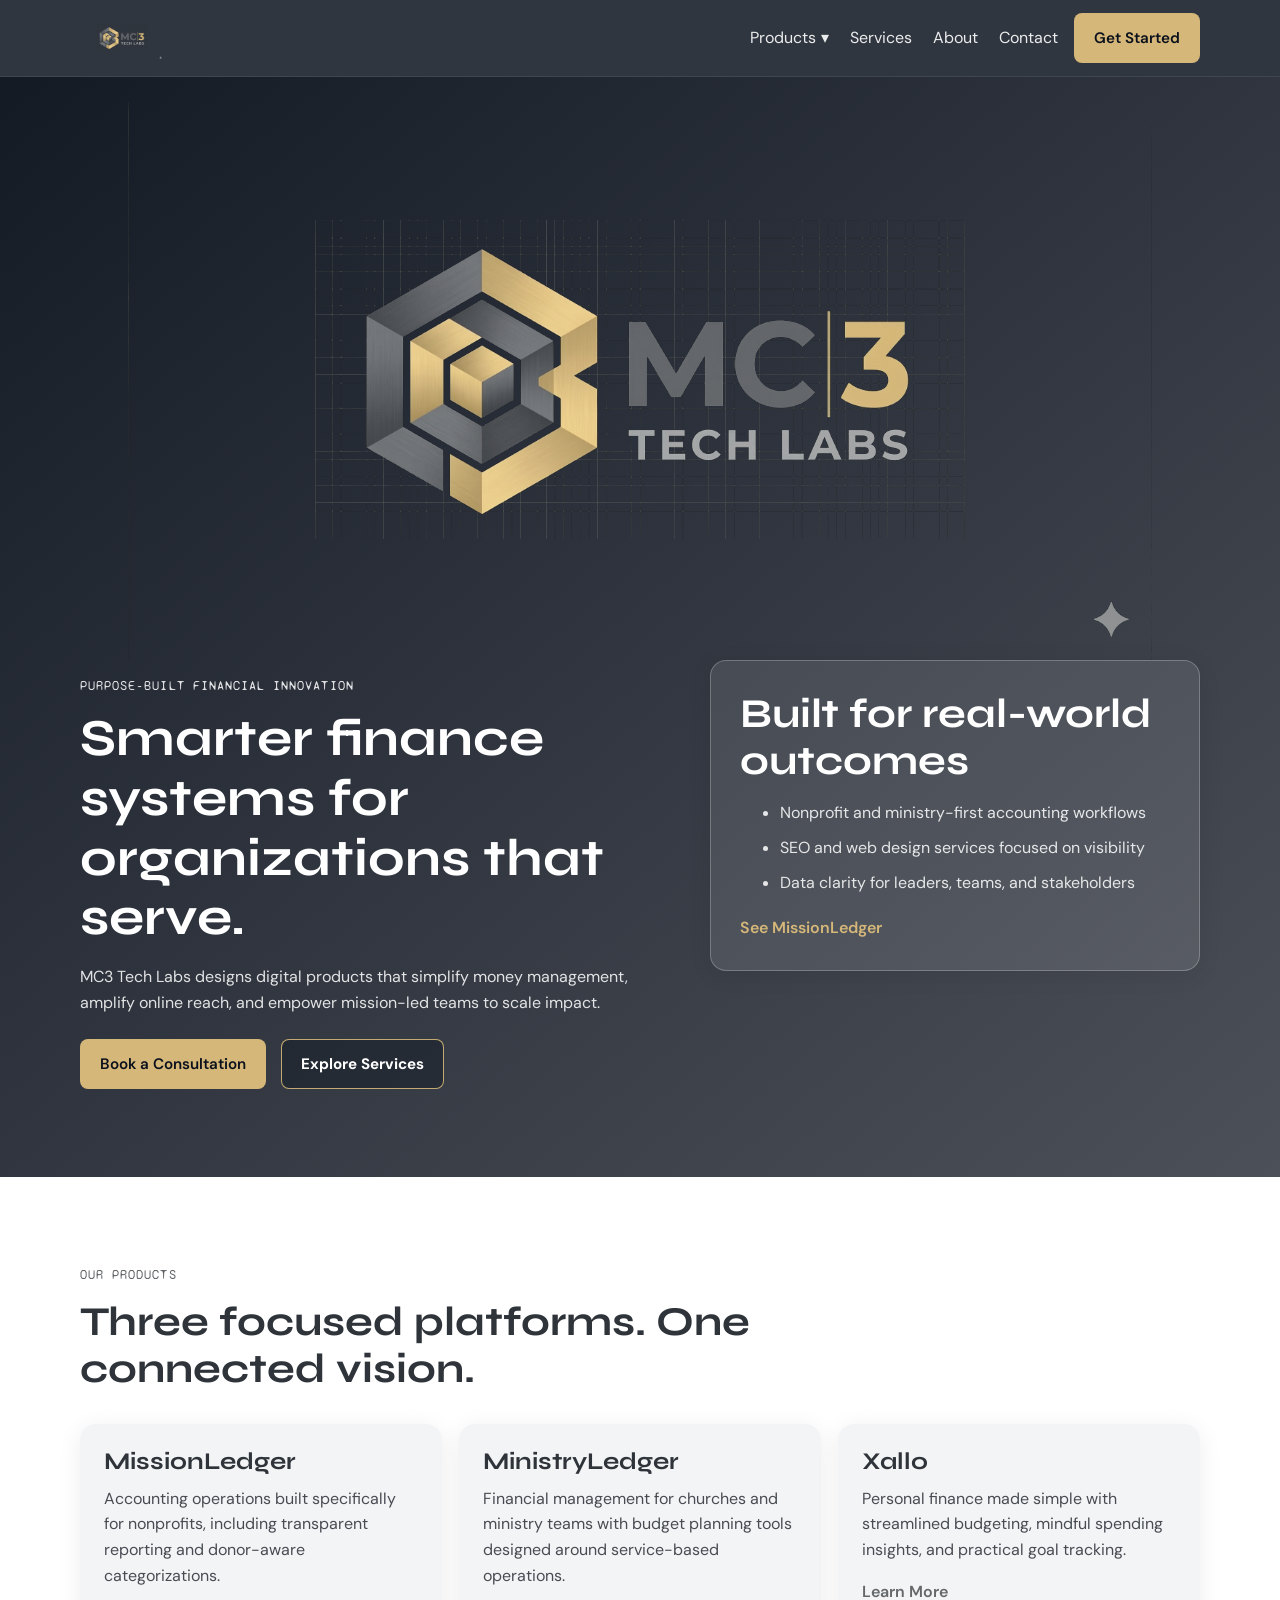
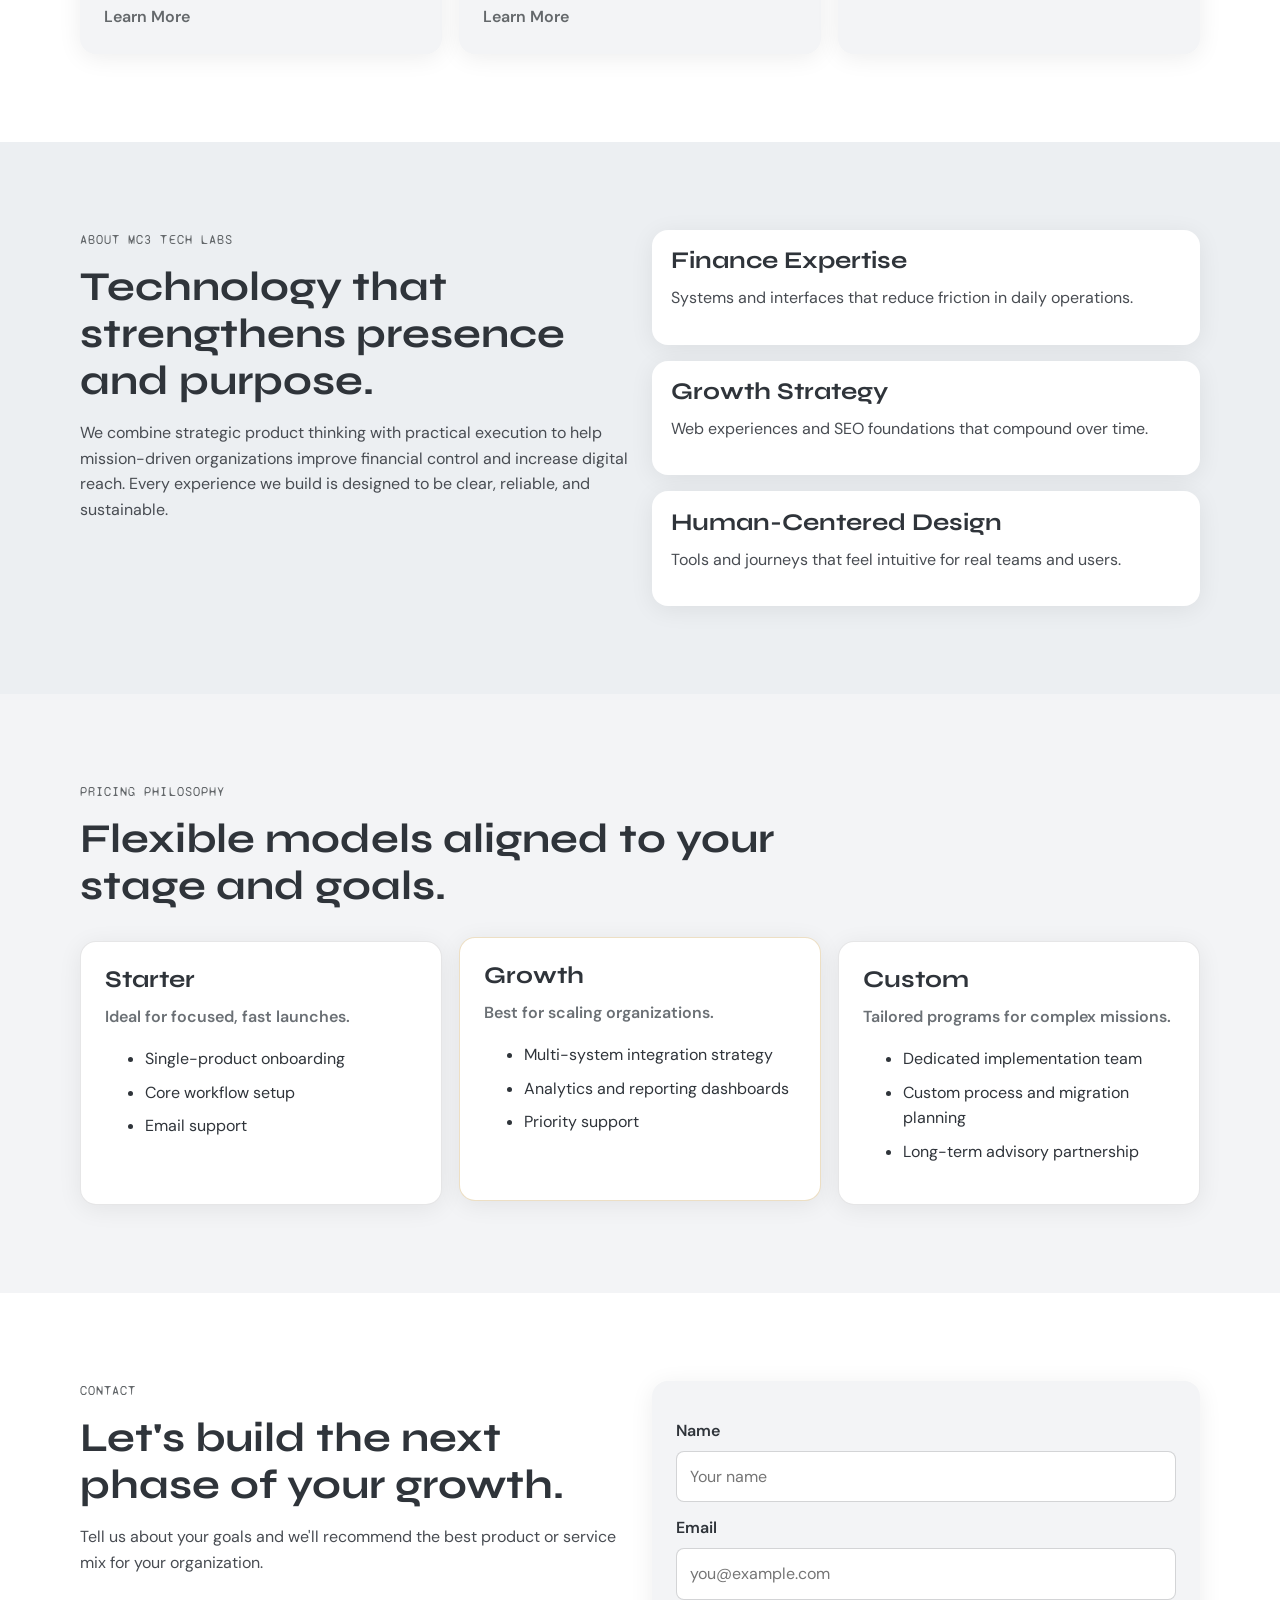
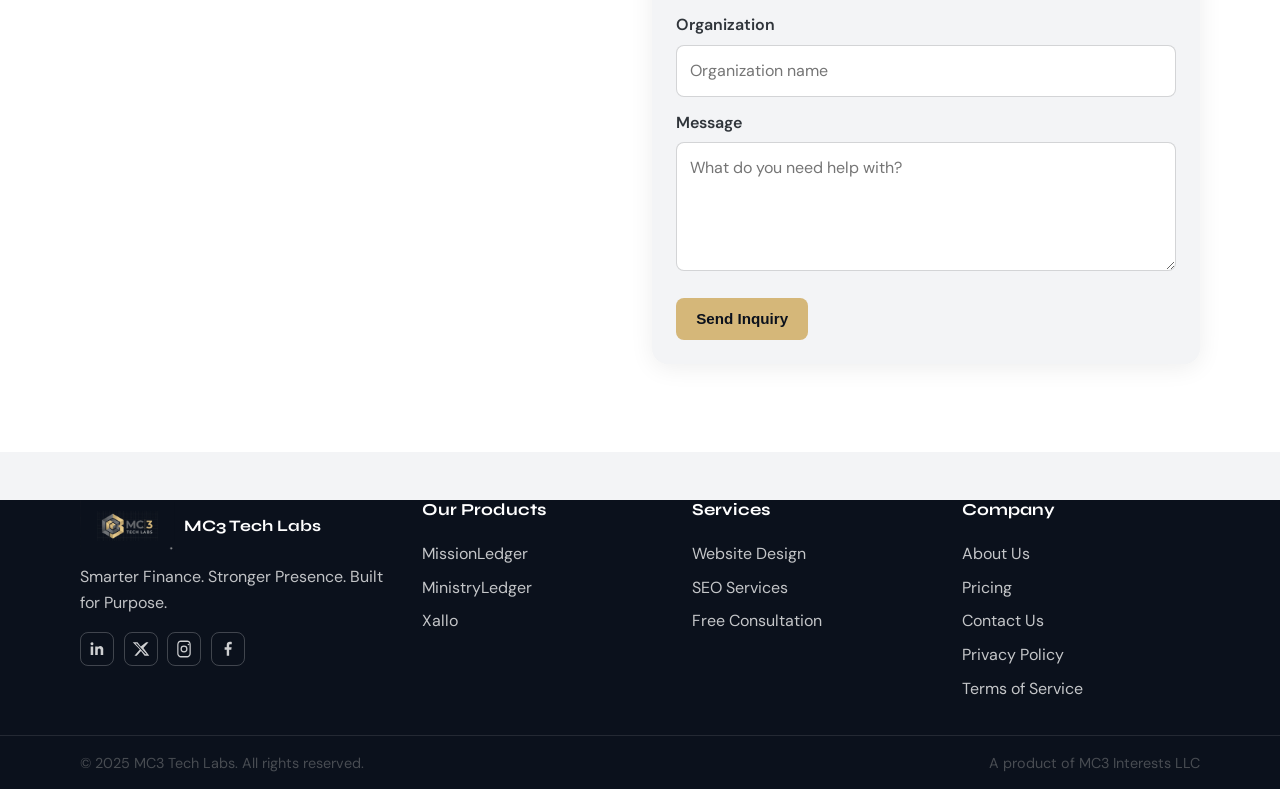
<file: index.html>
<!DOCTYPE html>
<html lang="en">
<head>
  <meta charset="UTF-8">
  <meta name="viewport" content="width=device-width, initial-scale=1.0">
  <title>MC3 Tech Labs | Purpose-Built Financial Technology</title>
  <meta name="description" content="MC3 Tech Labs builds practical finance and growth software for nonprofits, churches, and purpose-driven teams.">
  <link rel="stylesheet" href="./css/shared.css">
  <link rel="stylesheet" href="./css/home.css">
</head>
<body data-page="home">
  <div id="nav-root"></div>

  <main>
    <section class="home-hero section-pad">
      <div class="container">
        <div class="hero-brand-wrap reveal">
          <img
            src="./assets/icons/MC3_Full_Logo_Transparent_Original.png"
            alt="MC3 Tech Labs logo"
            class="hero-brand-logo"
          >
        </div>
        <div class="hero-grid">
          <div class="hero-copy reveal">
          <p class="eyebrow">Purpose-Built Financial Innovation</p>
          <h1>Smarter finance systems for organizations that serve.</h1>
          <p>
            MC3 Tech Labs designs digital products that simplify money management,
            amplify online reach, and empower mission-led teams to scale impact.
          </p>
          <div class="hero-actions">
            <a class="btn btn-accent" href="./index.html#contact">Book a Consultation</a>
            <a class="btn btn-outline" href="./services.html">Explore Services</a>
          </div>
          </div>
          <div class="hero-card reveal">
            <h2>Built for real-world outcomes</h2>
            <ul>
              <li>Nonprofit and ministry-first accounting workflows</li>
              <li>SEO and web design services focused on visibility</li>
              <li>Data clarity for leaders, teams, and stakeholders</li>
            </ul>
            <a href="./missionledger.html" class="hero-inline-link">See MissionLedger</a>
          </div>
        </div>
      </div>
    </section>

    <section class="products section-pad" id="products">
      <div class="container">
        <div class="section-head reveal">
          <p class="eyebrow">Our Products</p>
          <h2>Three focused platforms. One connected vision.</h2>
        </div>
        <div class="product-grid">
          <article class="product-card reveal">
            <h3>MissionLedger</h3>
            <p>
              Accounting operations built specifically for nonprofits, including
              transparent reporting and donor-aware categorizations.
            </p>
            <a href="./missionledger.html">Learn More</a>
          </article>
          <article class="product-card reveal">
            <h3>MinistryLedger</h3>
            <p>
              Financial management for churches and ministry teams with budget
              planning tools designed around service-based operations.
            </p>
            <a href="./ministryledger.html">Learn More</a>
          </article>
          <article class="product-card reveal">
            <h3>Xallo</h3>
            <p>
              Personal finance made simple with streamlined budgeting, mindful
              spending insights, and practical goal tracking.
            </p>
            <a href="./xallo.html">Learn More</a>
          </article>
        </div>
      </div>
    </section>

    <section class="about section-pad" id="about">
      <div class="container about-grid">
        <div class="reveal">
          <p class="eyebrow">About MC3 Tech Labs</p>
          <h2>Technology that strengthens presence and purpose.</h2>
          <p>
            We combine strategic product thinking with practical execution to
            help mission-driven organizations improve financial control and
            increase digital reach. Every experience we build is designed to be
            clear, reliable, and sustainable.
          </p>
        </div>
        <div class="about-points reveal">
          <div>
            <h3>Finance Expertise</h3>
            <p>Systems and interfaces that reduce friction in daily operations.</p>
          </div>
          <div>
            <h3>Growth Strategy</h3>
            <p>Web experiences and SEO foundations that compound over time.</p>
          </div>
          <div>
            <h3>Human-Centered Design</h3>
            <p>Tools and journeys that feel intuitive for real teams and users.</p>
          </div>
        </div>
      </div>
    </section>

    <section class="pricing section-pad" id="pricing">
      <div class="container">
        <div class="section-head reveal">
          <p class="eyebrow">Pricing Philosophy</p>
          <h2>Flexible models aligned to your stage and goals.</h2>
        </div>
        <div class="pricing-grid">
          <article class="pricing-card reveal">
            <h3>Starter</h3>
            <p class="price-label">Ideal for focused, fast launches.</p>
            <ul>
              <li>Single-product onboarding</li>
              <li>Core workflow setup</li>
              <li>Email support</li>
            </ul>
          </article>
          <article class="pricing-card reveal featured">
            <h3>Growth</h3>
            <p class="price-label">Best for scaling organizations.</p>
            <ul>
              <li>Multi-system integration strategy</li>
              <li>Analytics and reporting dashboards</li>
              <li>Priority support</li>
            </ul>
          </article>
          <article class="pricing-card reveal">
            <h3>Custom</h3>
            <p class="price-label">Tailored programs for complex missions.</p>
            <ul>
              <li>Dedicated implementation team</li>
              <li>Custom process and migration planning</li>
              <li>Long-term advisory partnership</li>
            </ul>
          </article>
        </div>
      </div>
    </section>

    <section class="contact section-pad" id="contact">
      <div class="container contact-grid">
        <div class="reveal">
          <p class="eyebrow">Contact</p>
          <h2>Let's build the next phase of your growth.</h2>
          <p>
            Tell us about your goals and we'll recommend the best product or
            service mix for your organization.
          </p>
        </div>
        <form class="contact-form reveal" action="#" method="post">
          <label for="name">Name</label>
          <input id="name" name="name" type="text" placeholder="Your name" required>

          <label for="email">Email</label>
          <input id="email" name="email" type="email" placeholder="you@example.com" required>

          <label for="organization">Organization</label>
          <input id="organization" name="organization" type="text" placeholder="Organization name">

          <label for="message">Message</label>
          <textarea id="message" name="message" rows="4" placeholder="What do you need help with?" required></textarea>

          <button class="btn btn-accent" type="submit">Send Inquiry</button>
        </form>
      </div>
    </section>
  </main>

  <div id="footer-root"></div>

  <script src="./js/nav.js" defer></script>
  <script src="./js/footer.js" defer></script>
  <script src="./js/scroll.js" defer></script>
</body>
</html>
</file>
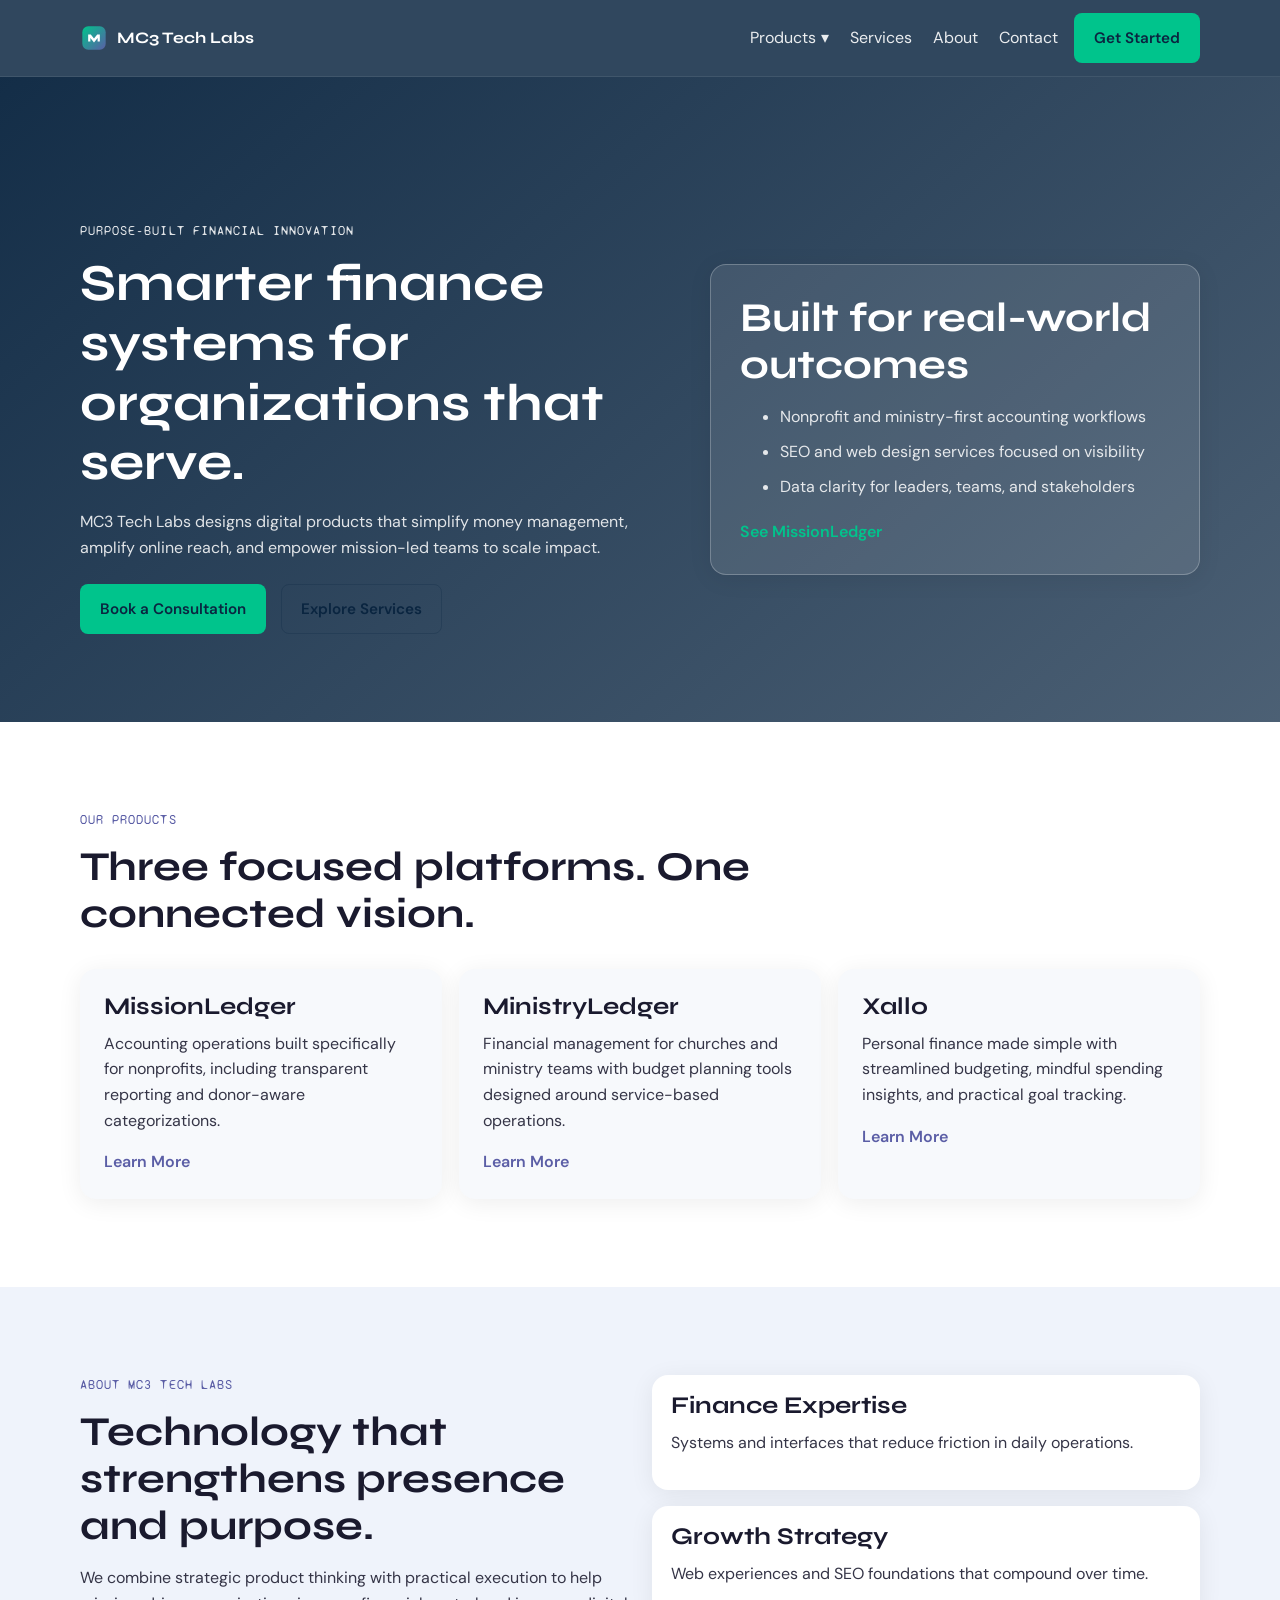
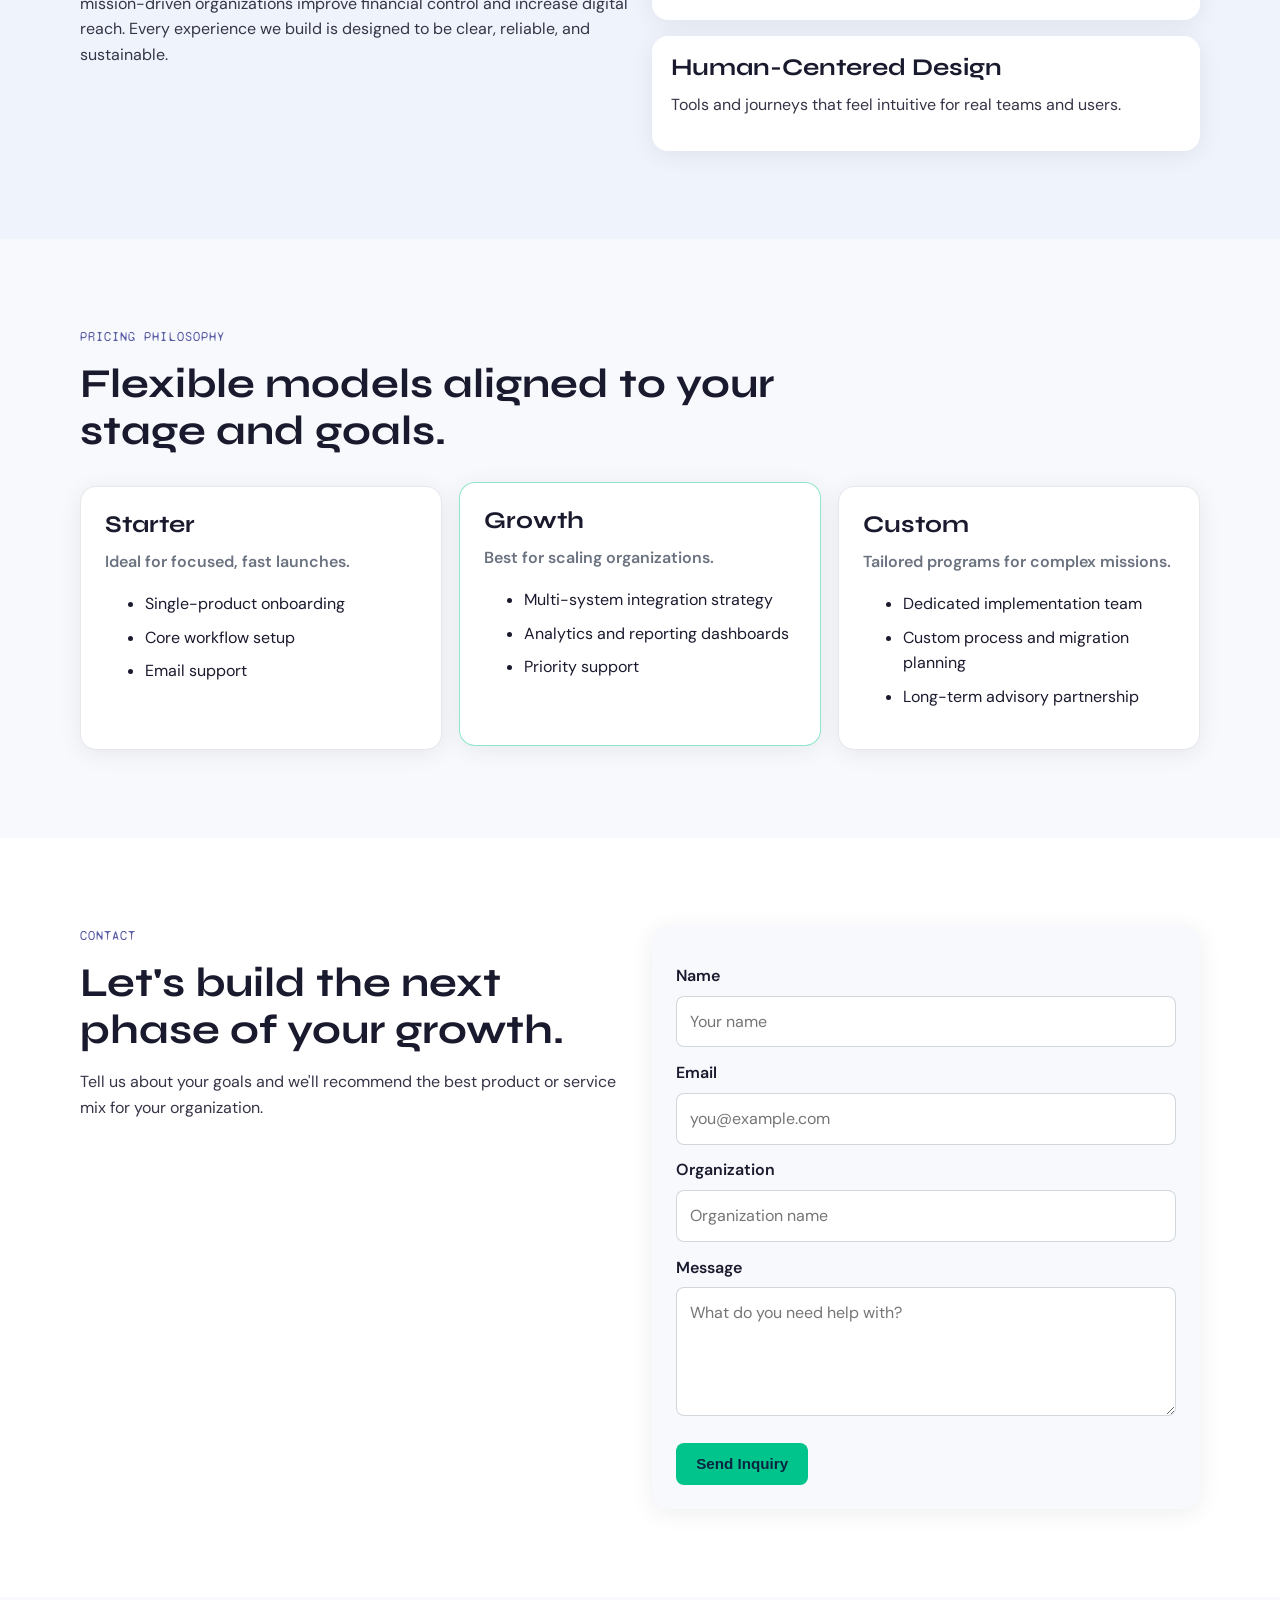
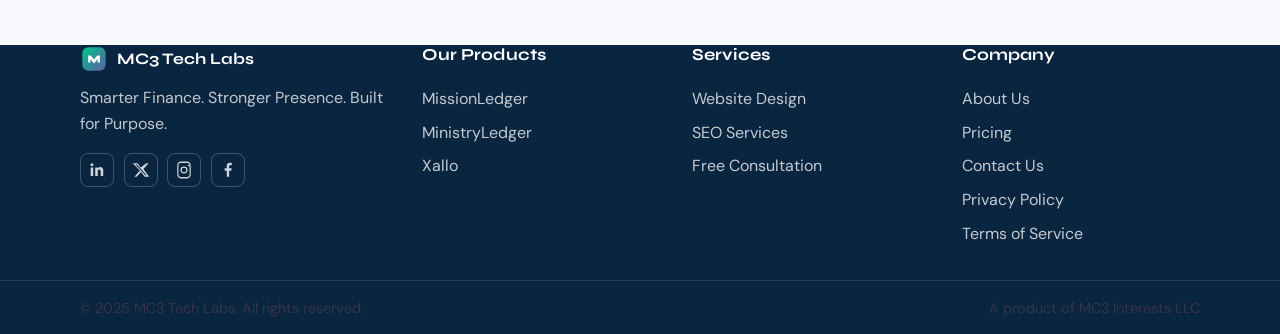
<file: mc3-tech-labs/index.html>
<!DOCTYPE html>
<html lang="en">
<head>
  <meta charset="UTF-8">
  <meta name="viewport" content="width=device-width, initial-scale=1.0">
  <title>MC3 Tech Labs | Purpose-Built Financial Technology</title>
  <meta name="description" content="MC3 Tech Labs builds practical finance and growth software for nonprofits, churches, and purpose-driven teams.">
  <link rel="stylesheet" href="./css/shared.css">
  <link rel="stylesheet" href="./css/home.css">
</head>
<body data-page="home">
  <div id="nav-root"></div>

  <main>
    <section class="home-hero section-pad">
      <div class="container hero-grid">
        <div class="hero-copy reveal">
          <p class="eyebrow">Purpose-Built Financial Innovation</p>
          <h1>Smarter finance systems for organizations that serve.</h1>
          <p>
            MC3 Tech Labs designs digital products that simplify money management,
            amplify online reach, and empower mission-led teams to scale impact.
          </p>
          <div class="hero-actions">
            <a class="btn btn-accent" href="/index.html#contact">Book a Consultation</a>
            <a class="btn btn-outline" href="/services.html">Explore Services</a>
          </div>
        </div>
        <div class="hero-card reveal">
          <h2>Built for real-world outcomes</h2>
          <ul>
            <li>Nonprofit and ministry-first accounting workflows</li>
            <li>SEO and web design services focused on visibility</li>
            <li>Data clarity for leaders, teams, and stakeholders</li>
          </ul>
          <a href="/missionledger.html" class="hero-inline-link">See MissionLedger</a>
        </div>
      </div>
    </section>

    <section class="products section-pad" id="products">
      <div class="container">
        <div class="section-head reveal">
          <p class="eyebrow">Our Products</p>
          <h2>Three focused platforms. One connected vision.</h2>
        </div>
        <div class="product-grid">
          <article class="product-card reveal">
            <h3>MissionLedger</h3>
            <p>
              Accounting operations built specifically for nonprofits, including
              transparent reporting and donor-aware categorizations.
            </p>
            <a href="/missionledger.html">Learn More</a>
          </article>
          <article class="product-card reveal">
            <h3>MinistryLedger</h3>
            <p>
              Financial management for churches and ministry teams with budget
              planning tools designed around service-based operations.
            </p>
            <a href="/ministryledger.html">Learn More</a>
          </article>
          <article class="product-card reveal">
            <h3>Xallo</h3>
            <p>
              Personal finance made simple with streamlined budgeting, mindful
              spending insights, and practical goal tracking.
            </p>
            <a href="/xallo.html">Learn More</a>
          </article>
        </div>
      </div>
    </section>

    <section class="about section-pad" id="about">
      <div class="container about-grid">
        <div class="reveal">
          <p class="eyebrow">About MC3 Tech Labs</p>
          <h2>Technology that strengthens presence and purpose.</h2>
          <p>
            We combine strategic product thinking with practical execution to
            help mission-driven organizations improve financial control and
            increase digital reach. Every experience we build is designed to be
            clear, reliable, and sustainable.
          </p>
        </div>
        <div class="about-points reveal">
          <div>
            <h3>Finance Expertise</h3>
            <p>Systems and interfaces that reduce friction in daily operations.</p>
          </div>
          <div>
            <h3>Growth Strategy</h3>
            <p>Web experiences and SEO foundations that compound over time.</p>
          </div>
          <div>
            <h3>Human-Centered Design</h3>
            <p>Tools and journeys that feel intuitive for real teams and users.</p>
          </div>
        </div>
      </div>
    </section>

    <section class="pricing section-pad" id="pricing">
      <div class="container">
        <div class="section-head reveal">
          <p class="eyebrow">Pricing Philosophy</p>
          <h2>Flexible models aligned to your stage and goals.</h2>
        </div>
        <div class="pricing-grid">
          <article class="pricing-card reveal">
            <h3>Starter</h3>
            <p class="price-label">Ideal for focused, fast launches.</p>
            <ul>
              <li>Single-product onboarding</li>
              <li>Core workflow setup</li>
              <li>Email support</li>
            </ul>
          </article>
          <article class="pricing-card reveal featured">
            <h3>Growth</h3>
            <p class="price-label">Best for scaling organizations.</p>
            <ul>
              <li>Multi-system integration strategy</li>
              <li>Analytics and reporting dashboards</li>
              <li>Priority support</li>
            </ul>
          </article>
          <article class="pricing-card reveal">
            <h3>Custom</h3>
            <p class="price-label">Tailored programs for complex missions.</p>
            <ul>
              <li>Dedicated implementation team</li>
              <li>Custom process and migration planning</li>
              <li>Long-term advisory partnership</li>
            </ul>
          </article>
        </div>
      </div>
    </section>

    <section class="contact section-pad" id="contact">
      <div class="container contact-grid">
        <div class="reveal">
          <p class="eyebrow">Contact</p>
          <h2>Let's build the next phase of your growth.</h2>
          <p>
            Tell us about your goals and we'll recommend the best product or
            service mix for your organization.
          </p>
        </div>
        <form class="contact-form reveal" action="#" method="post">
          <label for="name">Name</label>
          <input id="name" name="name" type="text" placeholder="Your name" required>

          <label for="email">Email</label>
          <input id="email" name="email" type="email" placeholder="you@example.com" required>

          <label for="organization">Organization</label>
          <input id="organization" name="organization" type="text" placeholder="Organization name">

          <label for="message">Message</label>
          <textarea id="message" name="message" rows="4" placeholder="What do you need help with?" required></textarea>

          <button class="btn btn-accent" type="submit">Send Inquiry</button>
        </form>
      </div>
    </section>
  </main>

  <div id="footer-root"></div>

  <script src="./js/nav.js" defer></script>
  <script src="./js/footer.js" defer></script>
  <script src="./js/scroll.js" defer></script>
</body>
</html>
</file>
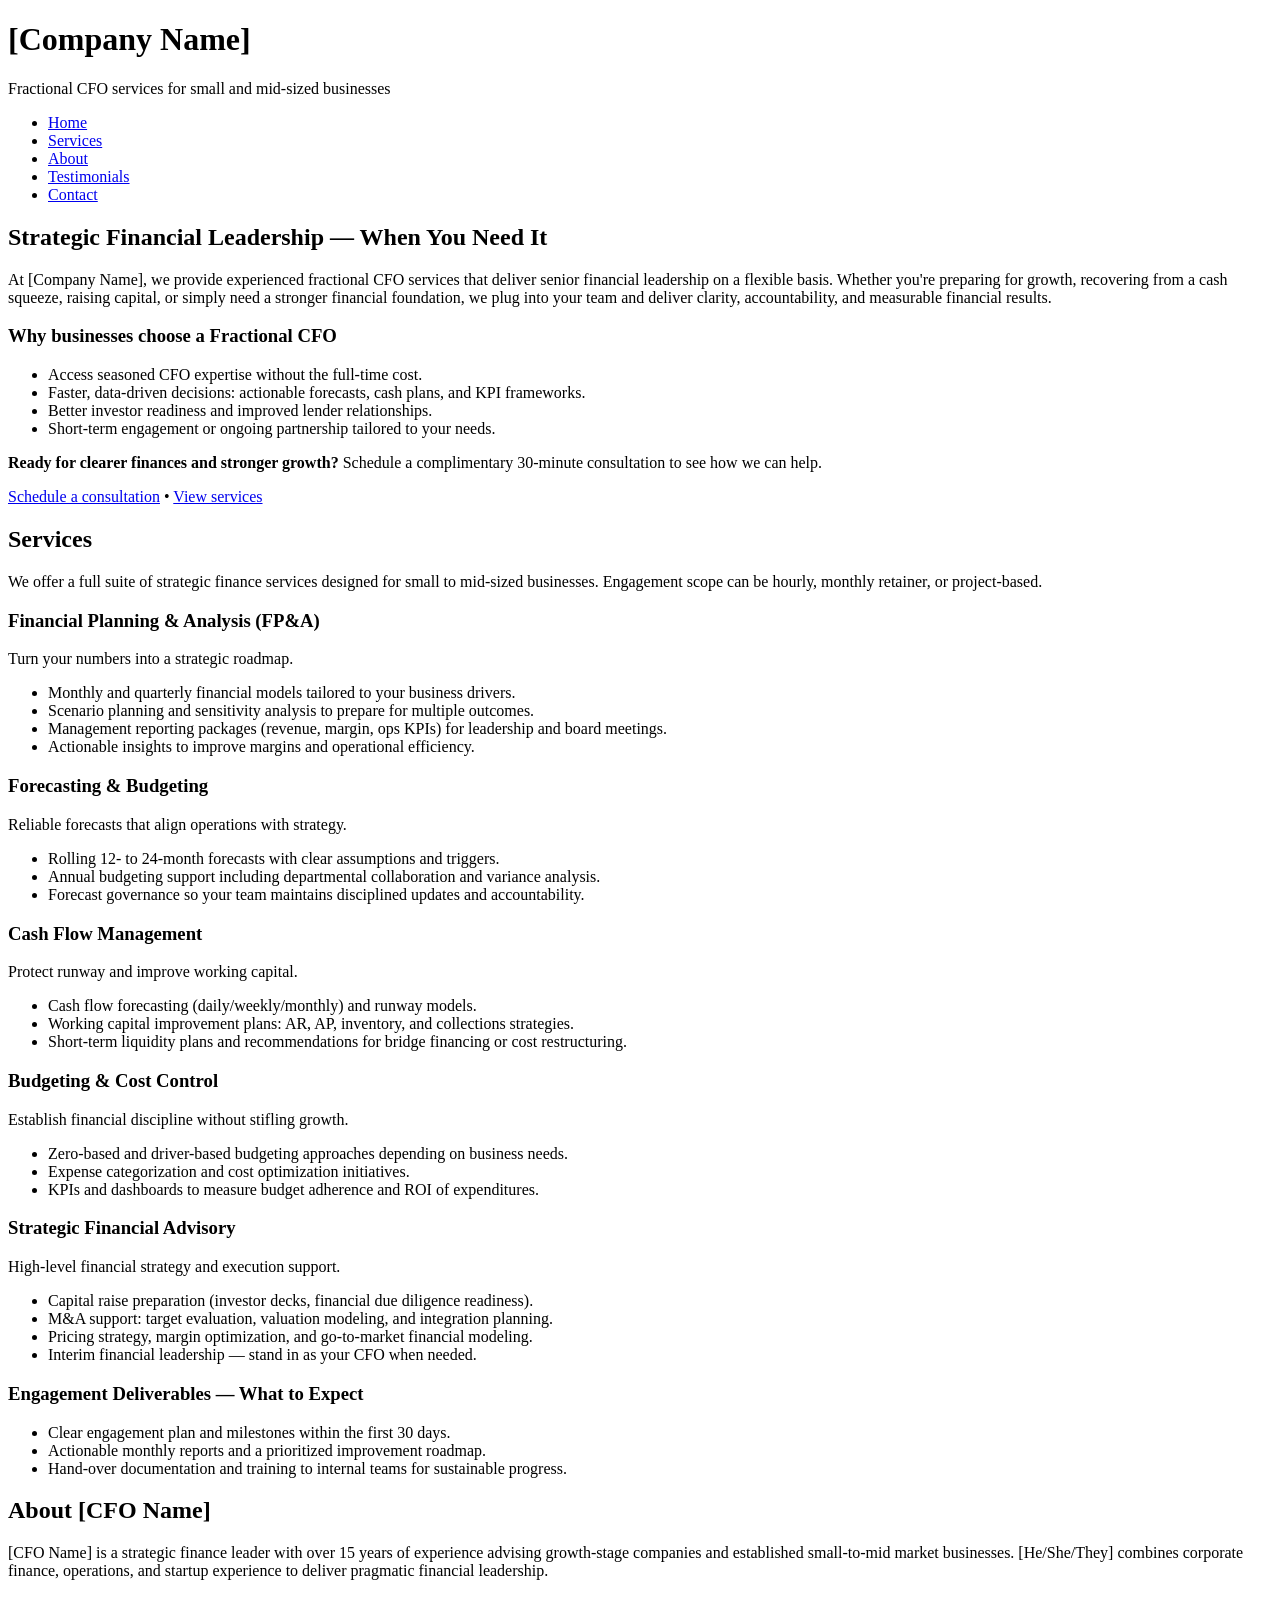
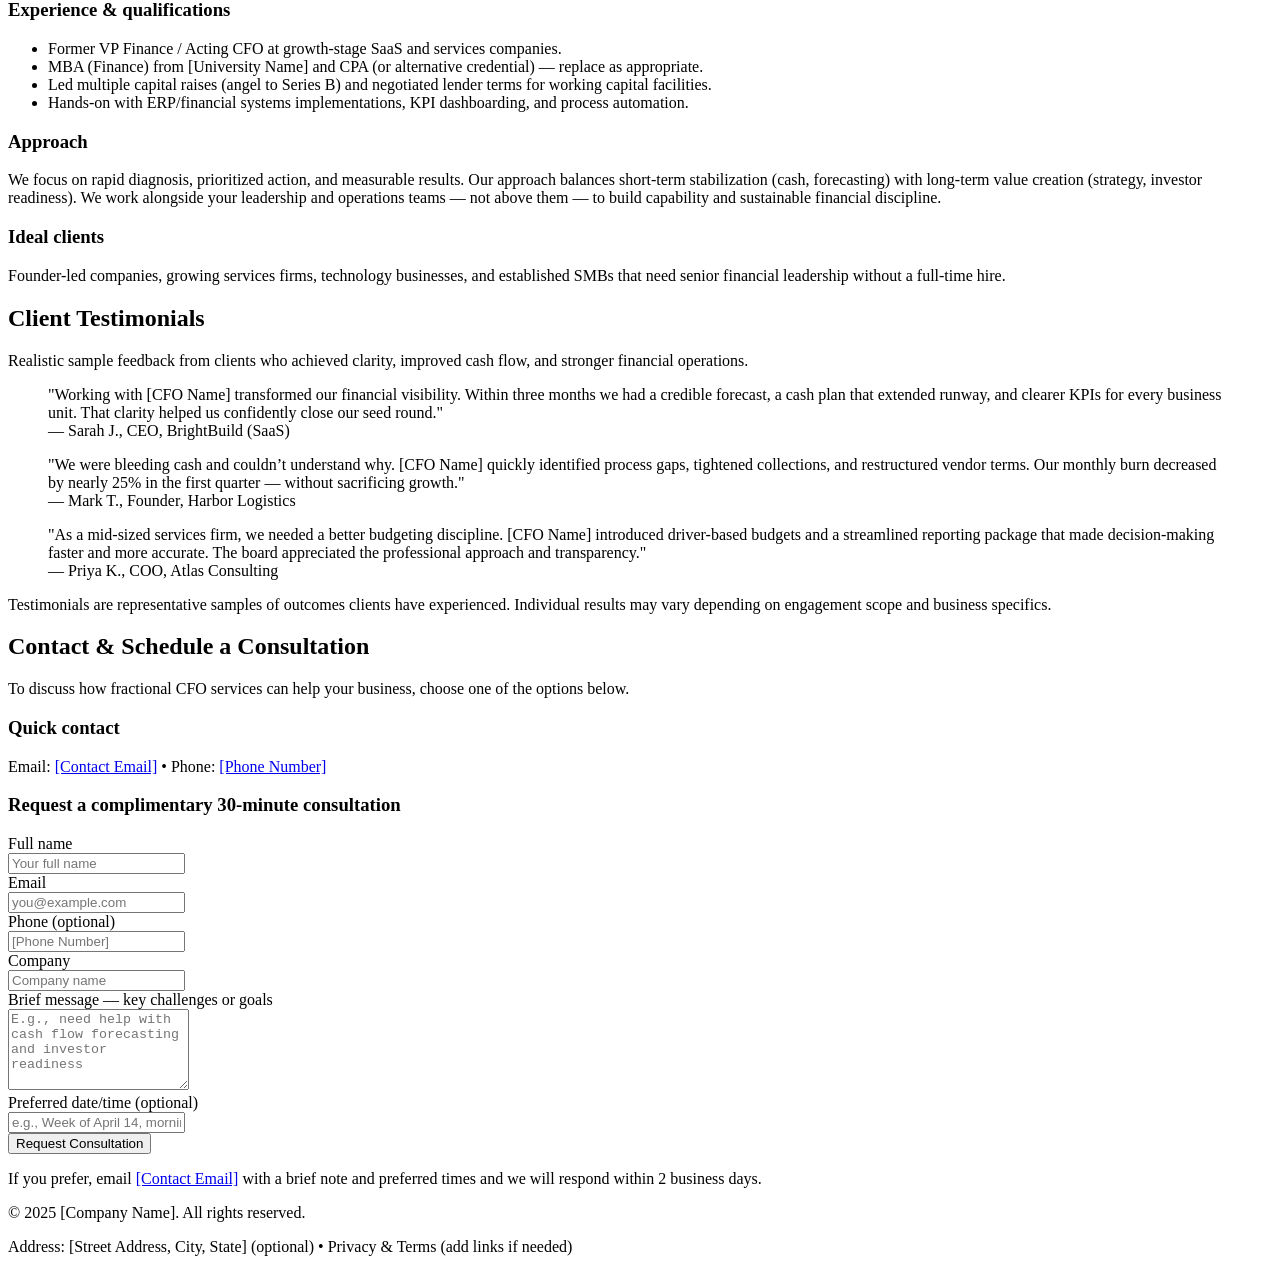
<file: CFO Website.html>
<!doctype html>
<html lang="en">
<head>
  <meta charset="utf-8" />
  <meta name="viewport" content="width=device-width,initial-scale=1" />
  <title>Fractional CFO Services — [CFO Name] | [Company Name]</title>
  <meta name="description" content="Fractional CFO services for small and mid-sized businesses: financial planning, forecasting, cash flow management, budgeting, and strategic financial leadership. Schedule a consultation with [CFO Name] at [Company Name]." />
</head>
<body>
  <!-- Header / Navigation -->
  <header>
    <h1>[Company Name]</h1>
    <p>Fractional CFO services for small and mid-sized businesses</p>
    <nav aria-label="Main navigation">
      <ul>
        <li><a href="#home">Home</a></li>
        <li><a href="#services">Services</a></li>
        <li><a href="#about">About</a></li>
        <li><a href="#testimonials">Testimonials</a></li>
        <li><a href="#contact">Contact</a></li>
      </ul>
    </nav>
  </header>

  <main>
    <!-- Homepage -->
    <section id="home" aria-labelledby="home-heading">
      <h2 id="home-heading">Strategic Financial Leadership — When You Need It</h2>
      <p>
        At [Company Name], we provide experienced fractional CFO services that deliver senior financial leadership on a flexible basis.
        Whether you're preparing for growth, recovering from a cash squeeze, raising capital, or simply need a stronger financial foundation,
        we plug into your team and deliver clarity, accountability, and measurable financial results.
      </p>

      <h3>Why businesses choose a Fractional CFO</h3>
      <ul>
        <li>Access seasoned CFO expertise without the full-time cost.</li>
        <li>Faster, data-driven decisions: actionable forecasts, cash plans, and KPI frameworks.</li>
        <li>Better investor readiness and improved lender relationships.</li>
        <li>Short-term engagement or ongoing partnership tailored to your needs.</li>
      </ul>

      <p><strong>Ready for clearer finances and stronger growth?</strong> Schedule a complimentary 30-minute consultation to see how we can help.</p>
      <p>
        <a href="#contact">Schedule a consultation</a> • <a href="#services">View services</a>
      </p>
    </section>

    <!-- Services -->
    <section id="services" aria-labelledby="services-heading">
      <h2 id="services-heading">Services</h2>
      <p>We offer a full suite of strategic finance services designed for small to mid-sized businesses. Engagement scope can be hourly, monthly retainer, or project-based.</p>

      <article aria-labelledby="service-fin-plan">
        <h3 id="service-fin-plan">Financial Planning & Analysis (FP&A)</h3>
        <p>Turn your numbers into a strategic roadmap.</p>
        <ul>
          <li>Monthly and quarterly financial models tailored to your business drivers.</li>
          <li>Scenario planning and sensitivity analysis to prepare for multiple outcomes.</li>
          <li>Management reporting packages (revenue, margin, ops KPIs) for leadership and board meetings.</li>
          <li>Actionable insights to improve margins and operational efficiency.</li>
        </ul>
      </article>

      <article aria-labelledby="service-forecast">
        <h3 id="service-forecast">Forecasting & Budgeting</h3>
        <p>Reliable forecasts that align operations with strategy.</p>
        <ul>
          <li>Rolling 12- to 24-month forecasts with clear assumptions and triggers.</li>
          <li>Annual budgeting support including departmental collaboration and variance analysis.</li>
          <li>Forecast governance so your team maintains disciplined updates and accountability.</li>
        </ul>
      </article>

      <article aria-labelledby="service-cash">
        <h3 id="service-cash">Cash Flow Management</h3>
        <p>Protect runway and improve working capital.</p>
        <ul>
          <li>Cash flow forecasting (daily/weekly/monthly) and runway models.</li>
          <li>Working capital improvement plans: AR, AP, inventory, and collections strategies.</li>
          <li>Short-term liquidity plans and recommendations for bridge financing or cost restructuring.</li>
        </ul>
      </article>

      <article aria-labelledby="service-budgeting">
        <h3 id="service-budgeting">Budgeting & Cost Control</h3>
        <p>Establish financial discipline without stifling growth.</p>
        <ul>
          <li>Zero-based and driver-based budgeting approaches depending on business needs.</li>
          <li>Expense categorization and cost optimization initiatives.</li>
          <li>KPIs and dashboards to measure budget adherence and ROI of expenditures.</li>
        </ul>
      </article>

      <article aria-labelledby="service-strategic">
        <h3 id="service-strategic">Strategic Financial Advisory</h3>
        <p>High-level financial strategy and execution support.</p>
        <ul>
          <li>Capital raise preparation (investor decks, financial due diligence readiness).</li>
          <li>M&A support: target evaluation, valuation modeling, and integration planning.</li>
          <li>Pricing strategy, margin optimization, and go-to-market financial modeling.</li>
          <li>Interim financial leadership — stand in as your CFO when needed.</li>
        </ul>
      </article>

      <article aria-labelledby="service-deliverables">
        <h3 id="service-deliverables">Engagement Deliverables — What to Expect</h3>
        <ul>
          <li>Clear engagement plan and milestones within the first 30 days.</li>
          <li>Actionable monthly reports and a prioritized improvement roadmap.</li>
          <li>Hand-over documentation and training to internal teams for sustainable progress.</li>
        </ul>
      </article>
    </section>

    <!-- About -->
    <section id="about" aria-labelledby="about-heading">
      <h2 id="about-heading">About [CFO Name]</h2>
      <p>
        [CFO Name] is a strategic finance leader with over 15 years of experience advising growth-stage companies and established small-to-mid market businesses.
        [He/She/They] combines corporate finance, operations, and startup experience to deliver pragmatic financial leadership.
      </p>

      <h3>Experience & qualifications</h3>
      <ul>
        <li>Former VP Finance / Acting CFO at growth-stage SaaS and services companies.</li>
        <li>MBA (Finance) from [University Name] and CPA (or alternative credential) — replace as appropriate.</li>
        <li>Led multiple capital raises (angel to Series B) and negotiated lender terms for working capital facilities.</li>
        <li>Hands-on with ERP/financial systems implementations, KPI dashboarding, and process automation.</li>
      </ul>

      <h3>Approach</h3>
      <p>
        We focus on rapid diagnosis, prioritized action, and measurable results. Our approach balances short-term stabilization (cash, forecasting) with long-term value creation
        (strategy, investor readiness). We work alongside your leadership and operations teams — not above them — to build capability and sustainable financial discipline.
      </p>

      <h3>Ideal clients</h3>
      <p>
        Founder-led companies, growing services firms, technology businesses, and established SMBs that need senior financial leadership without a full-time hire.
      </p>
    </section>

    <!-- Testimonials -->
    <section id="testimonials" aria-labelledby="testimonials-heading">
      <h2 id="testimonials-heading">Client Testimonials</h2>
      <p>Realistic sample feedback from clients who achieved clarity, improved cash flow, and stronger financial operations.</p>

      <blockquote>
        "Working with [CFO Name] transformed our financial visibility. Within three months we had a credible forecast, a cash plan that extended runway, and clearer KPIs for every business unit. That clarity helped us confidently close our seed round."
        <footer>— Sarah J., CEO, BrightBuild (SaaS) </footer>
      </blockquote>

      <blockquote>
        "We were bleeding cash and couldn’t understand why. [CFO Name] quickly identified process gaps, tightened collections, and restructured vendor terms. Our monthly burn decreased by nearly 25% in the first quarter — without sacrificing growth."
        <footer>— Mark T., Founder, Harbor Logistics</footer>
      </blockquote>

      <blockquote>
        "As a mid-sized services firm, we needed a better budgeting discipline. [CFO Name] introduced driver-based budgets and a streamlined reporting package that made decision-making faster and more accurate. The board appreciated the professional approach and transparency."
        <footer>— Priya K., COO, Atlas Consulting</footer>
      </blockquote>

      <p>Testimonials are representative samples of outcomes clients have experienced. Individual results may vary depending on engagement scope and business specifics.</p>
    </section>

    <!-- Contact -->
    <section id="contact" aria-labelledby="contact-heading">
      <h2 id="contact-heading">Contact & Schedule a Consultation</h2>
      <p>To discuss how fractional CFO services can help your business, choose one of the options below.</p>

      <h3>Quick contact</h3>
      <p>Email: <a href="mailto:[Contact Email]">[Contact Email]</a> • Phone: <a href="tel:[Phone Number]">[Phone Number]</a></p>

      <h3>Request a complimentary 30-minute consultation</h3>
      <form method="post" action="" aria-label="Consultation request form">
        <div>
          <label for="name">Full name</label><br />
          <input id="name" name="name" type="text" placeholder="Your full name" required />
        </div>

        <div>
          <label for="email">Email</label><br />
          <input id="email" name="email" type="email" placeholder="you@example.com" required />
        </div>

        <div>
          <label for="phone">Phone (optional)</label><br />
          <input id="phone" name="phone" type="tel" placeholder="[Phone Number]" />
        </div>

        <div>
          <label for="company">Company</label><br />
          <input id="company" name="company" type="text" placeholder="Company name" />
        </div>

        <div>
          <label for="message">Brief message — key challenges or goals</label><br />
          <textarea id="message" name="message" rows="5" placeholder="E.g., need help with cash flow forecasting and investor readiness"></textarea>
        </div>

        <div>
          <label for="preferred">Preferred date/time (optional)</label><br />
          <input id="preferred" name="preferred" type="text" placeholder="e.g., Week of April 14, mornings" />
        </div>

        <div>
          <!-- Note: No action is specified; implement server handling or add mailto link as needed -->
          <button type="submit">Request Consultation</button>
        </div>
      </form>

      <p>If you prefer, email <a href="mailto:[Contact Email]">[Contact Email]</a> with a brief note and preferred times and we will respond within 2 business days.</p>
    </section>
  </main>

  <!-- Footer -->
  <footer>
    <p>&copy; <span id="year">2025</span> [Company Name]. All rights reserved.</p>
    <p>
      Address: [Street Address, City, State] (optional) • Privacy & Terms (add links if needed)
    </p>
  </footer>

  <!-- End of document -->
</body>
</html>
</file>
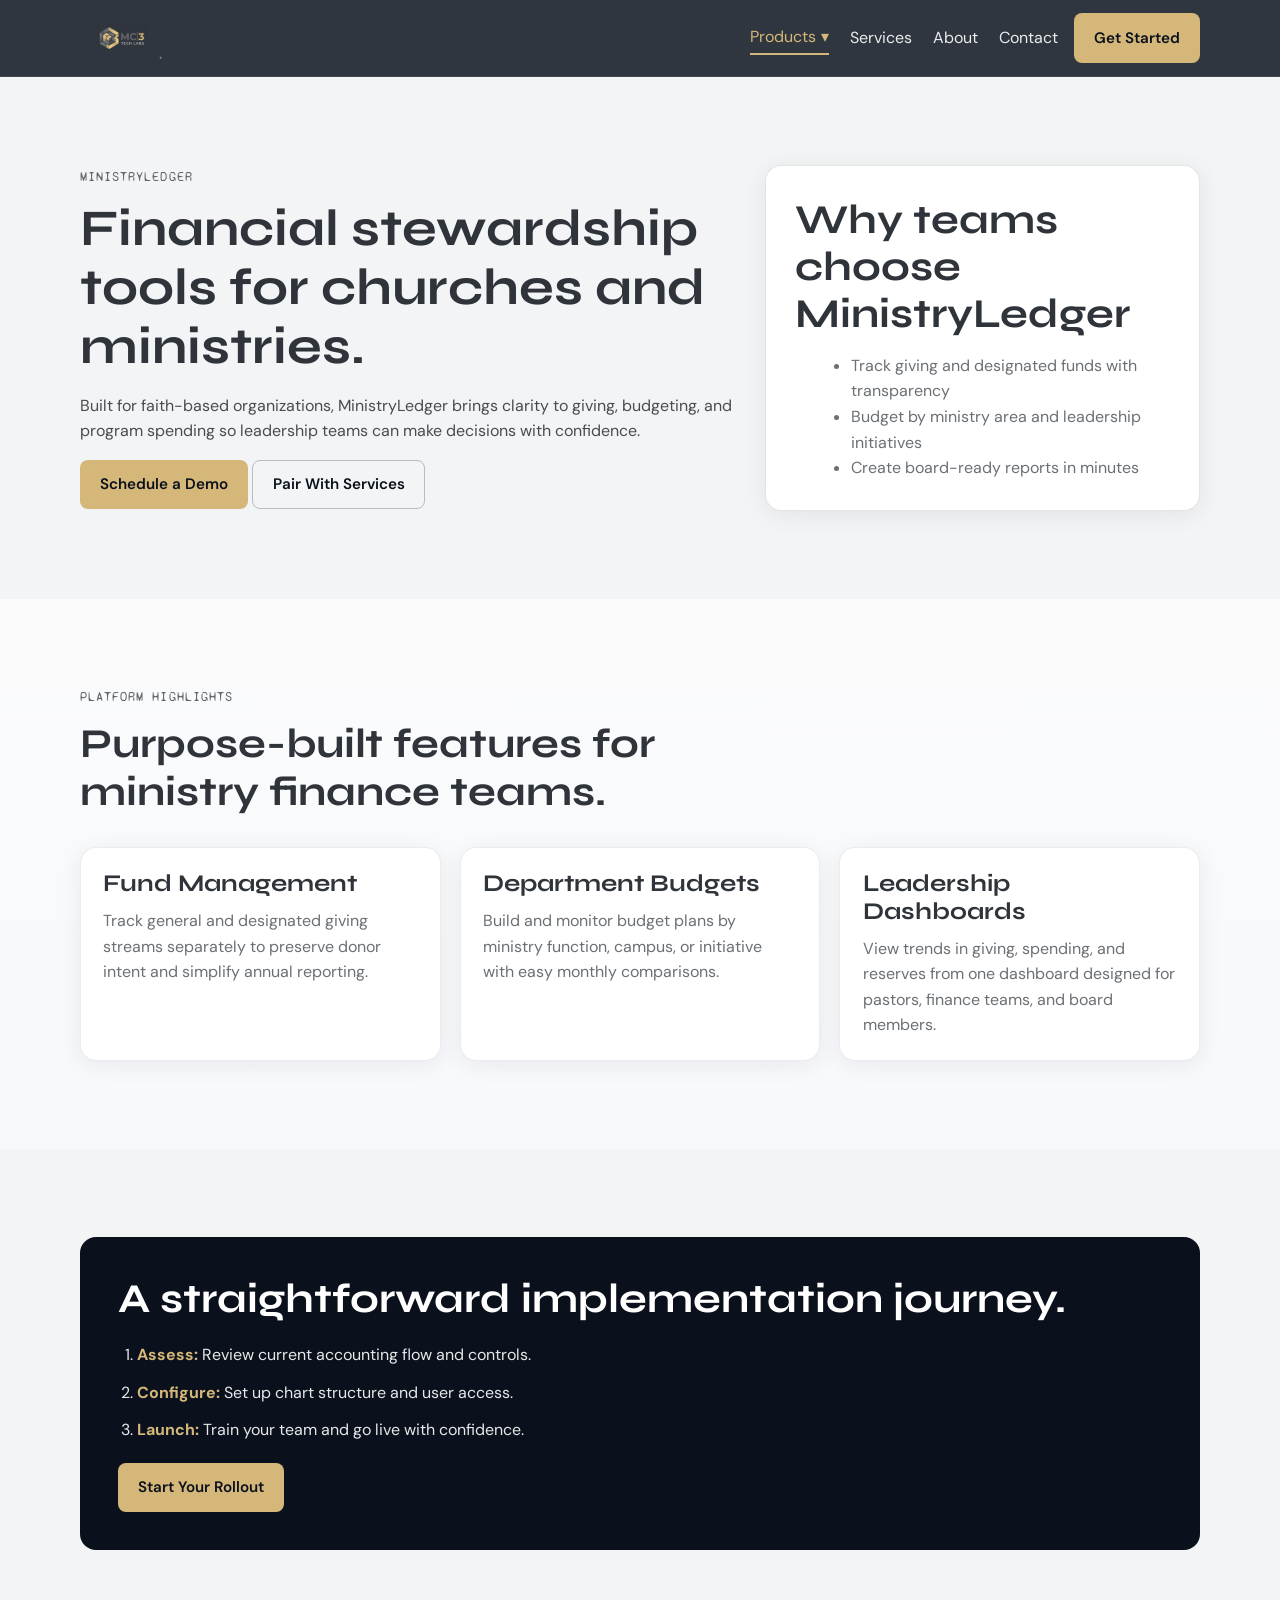
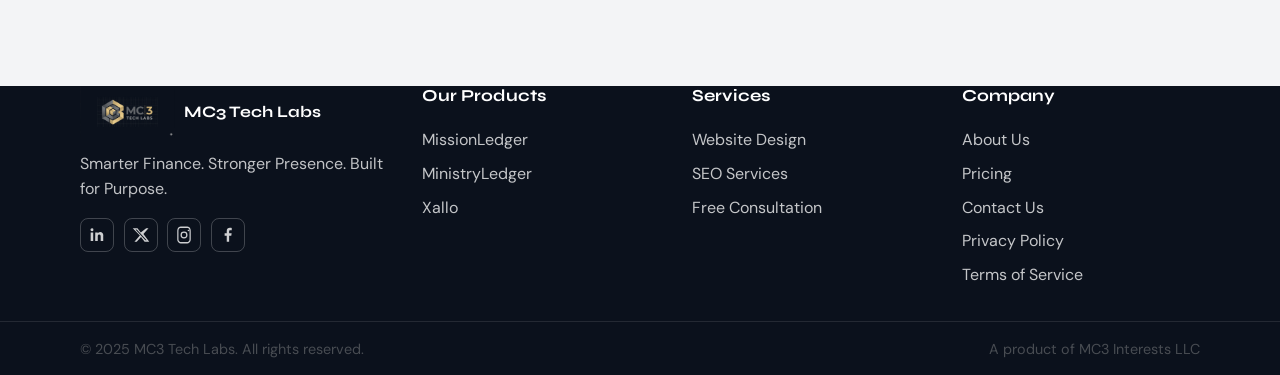
<file: ministryledger.html>
<!DOCTYPE html>
<html lang="en">
<head>
  <meta charset="UTF-8">
  <meta name="viewport" content="width=device-width, initial-scale=1.0">
  <title>MinistryLedger | Financial Tools for Churches | MC3 Tech Labs</title>
  <meta name="description" content="MinistryLedger provides practical finance workflows and reporting for churches and ministry teams.">
  <link rel="stylesheet" href="./css/shared.css">
  <link rel="stylesheet" href="./css/ministryledger.css">
</head>
<body data-page="ministryledger">
  <div id="nav-root"></div>

  <main>
    <section class="product-hero section-pad">
      <div class="container product-hero-grid">
        <div class="reveal">
          <p class="eyebrow">MinistryLedger</p>
          <h1>Financial stewardship tools for churches and ministries.</h1>
          <p>
            Built for faith-based organizations, MinistryLedger brings clarity to
            giving, budgeting, and program spending so leadership teams can make
            decisions with confidence.
          </p>
          <div class="hero-actions">
            <a class="btn btn-accent" href="./index.html#contact">Schedule a Demo</a>
            <a class="btn btn-outline" href="./services.html">Pair With Services</a>
          </div>
        </div>
        <aside class="product-stat-card reveal">
          <h2>Why teams choose MinistryLedger</h2>
          <ul>
            <li>Track giving and designated funds with transparency</li>
            <li>Budget by ministry area and leadership initiatives</li>
            <li>Create board-ready reports in minutes</li>
          </ul>
        </aside>
      </div>
    </section>

    <section class="feature-block section-pad">
      <div class="container">
        <div class="section-head reveal">
          <p class="eyebrow">Platform Highlights</p>
          <h2>Purpose-built features for ministry finance teams.</h2>
        </div>
        <div class="feature-grid">
          <article class="feature-card reveal">
            <h3>Fund Management</h3>
            <p>
              Track general and designated giving streams separately to preserve
              donor intent and simplify annual reporting.
            </p>
          </article>
          <article class="feature-card reveal">
            <h3>Department Budgets</h3>
            <p>
              Build and monitor budget plans by ministry function, campus, or
              initiative with easy monthly comparisons.
            </p>
          </article>
          <article class="feature-card reveal">
            <h3>Leadership Dashboards</h3>
            <p>
              View trends in giving, spending, and reserves from one dashboard
              designed for pastors, finance teams, and board members.
            </p>
          </article>
        </div>
      </div>
    </section>

    <section class="workflow section-pad">
      <div class="container">
        <div class="workflow-card reveal">
          <h2>A straightforward implementation journey.</h2>
          <ol>
            <li><strong>Assess:</strong> Review current accounting flow and controls.</li>
            <li><strong>Configure:</strong> Set up chart structure and user access.</li>
            <li><strong>Launch:</strong> Train your team and go live with confidence.</li>
          </ol>
          <a class="btn btn-accent" href="./index.html#contact">Start Your Rollout</a>
        </div>
      </div>
    </section>
  </main>

  <div id="footer-root"></div>

  <script src="./js/nav.js" defer></script>
  <script src="./js/footer.js" defer></script>
  <script src="./js/scroll.js" defer></script>
</body>
</html>
</file>
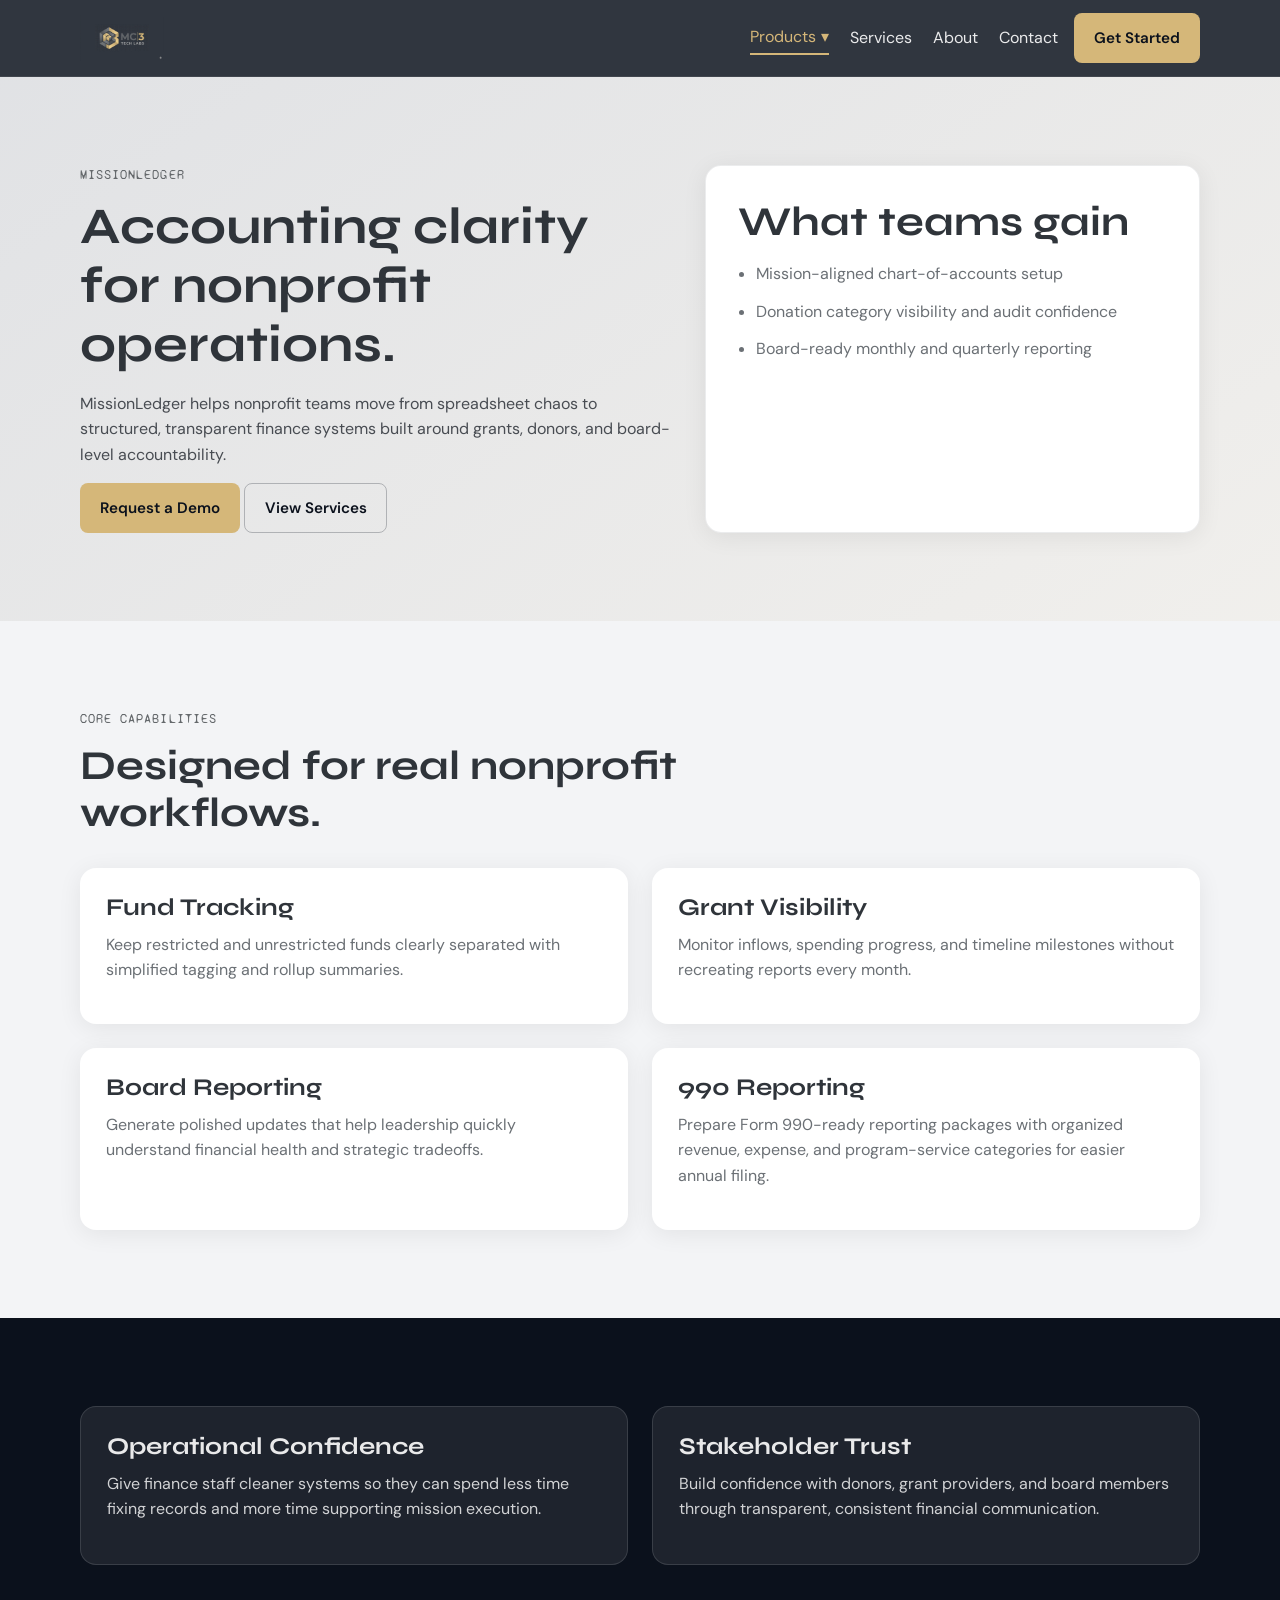
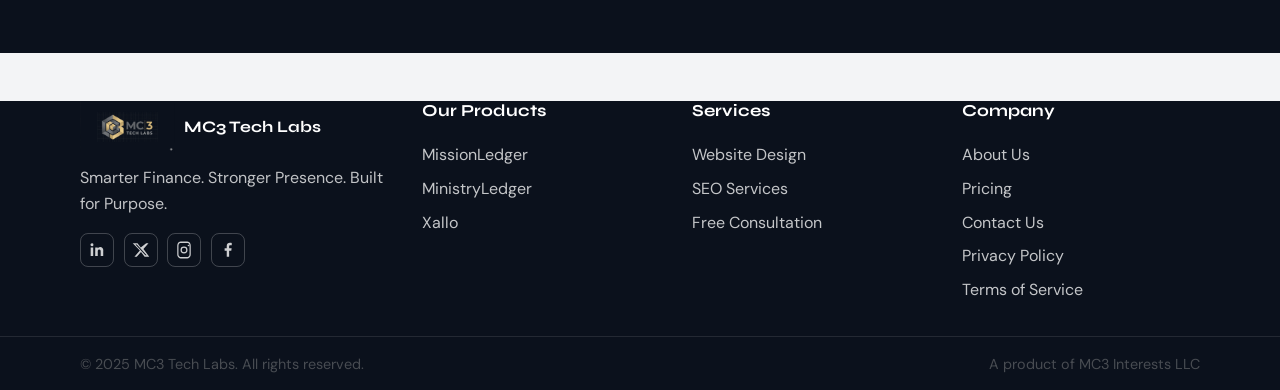
<file: missionledger.html>
<!DOCTYPE html>
<html lang="en">
<head>
  <meta charset="UTF-8">
  <meta name="viewport" content="width=device-width, initial-scale=1.0">
  <title>MissionLedger | Nonprofit Accounting by MC3 Tech Labs</title>
  <meta name="description" content="MissionLedger gives nonprofit teams clear accounting workflows, donor-aligned reporting, and confidence in every financial decision.">
  <link rel="stylesheet" href="./css/shared.css">
  <link rel="stylesheet" href="./css/missionledger.css">
</head>
<body data-page="missionledger">
  <div id="nav-root"></div>

  <main>
    <section class="product-hero section-pad">
      <div class="container hero-layout">
        <div class="reveal">
          <p class="eyebrow">MissionLedger</p>
          <h1>Accounting clarity for nonprofit operations.</h1>
          <p>
            MissionLedger helps nonprofit teams move from spreadsheet chaos to
            structured, transparent finance systems built around grants, donors,
            and board-level accountability.
          </p>
          <div class="hero-actions">
            <a class="btn btn-accent" href="./index.html#contact">Request a Demo</a>
            <a class="btn btn-outline" href="./services.html">View Services</a>
          </div>
        </div>
        <div class="hero-panel reveal">
          <h2>What teams gain</h2>
          <ul>
            <li>Mission-aligned chart-of-accounts setup</li>
            <li>Donation category visibility and audit confidence</li>
            <li>Board-ready monthly and quarterly reporting</li>
          </ul>
        </div>
      </div>
    </section>

    <section class="section-pad">
      <div class="container">
        <div class="section-head reveal">
          <p class="eyebrow">Core Capabilities</p>
          <h2>Designed for real nonprofit workflows.</h2>
        </div>
        <div class="feature-grid">
          <article class="feature-card reveal">
            <h3>Fund Tracking</h3>
            <p>
              Keep restricted and unrestricted funds clearly separated with
              simplified tagging and rollup summaries.
            </p>
          </article>
          <article class="feature-card reveal">
            <h3>Grant Visibility</h3>
            <p>
              Monitor inflows, spending progress, and timeline milestones without
              recreating reports every month.
            </p>
          </article>
          <article class="feature-card reveal">
            <h3>Board Reporting</h3>
            <p>
              Generate polished updates that help leadership quickly understand
              financial health and strategic tradeoffs.
            </p>
          </article>
          <article class="feature-card reveal">
            <h3>990 Reporting</h3>
            <p>
              Prepare Form 990-ready reporting packages with organized revenue,
              expense, and program-service categories for easier annual filing.
            </p>
          </article>
        </div>
      </div>
    </section>

    <section class="section-pad impact-band">
      <div class="container impact-grid">
        <article class="impact-card reveal">
          <h3>Operational Confidence</h3>
          <p>
            Give finance staff cleaner systems so they can spend less time fixing
            records and more time supporting mission execution.
          </p>
        </article>
        <article class="impact-card reveal">
          <h3>Stakeholder Trust</h3>
          <p>
            Build confidence with donors, grant providers, and board members
            through transparent, consistent financial communication.
          </p>
        </article>
      </div>
    </section>
  </main>

  <div id="footer-root"></div>

  <script src="./js/nav.js" defer></script>
  <script src="./js/footer.js" defer></script>
  <script src="./js/scroll.js" defer></script>
</body>
</html>
</file>
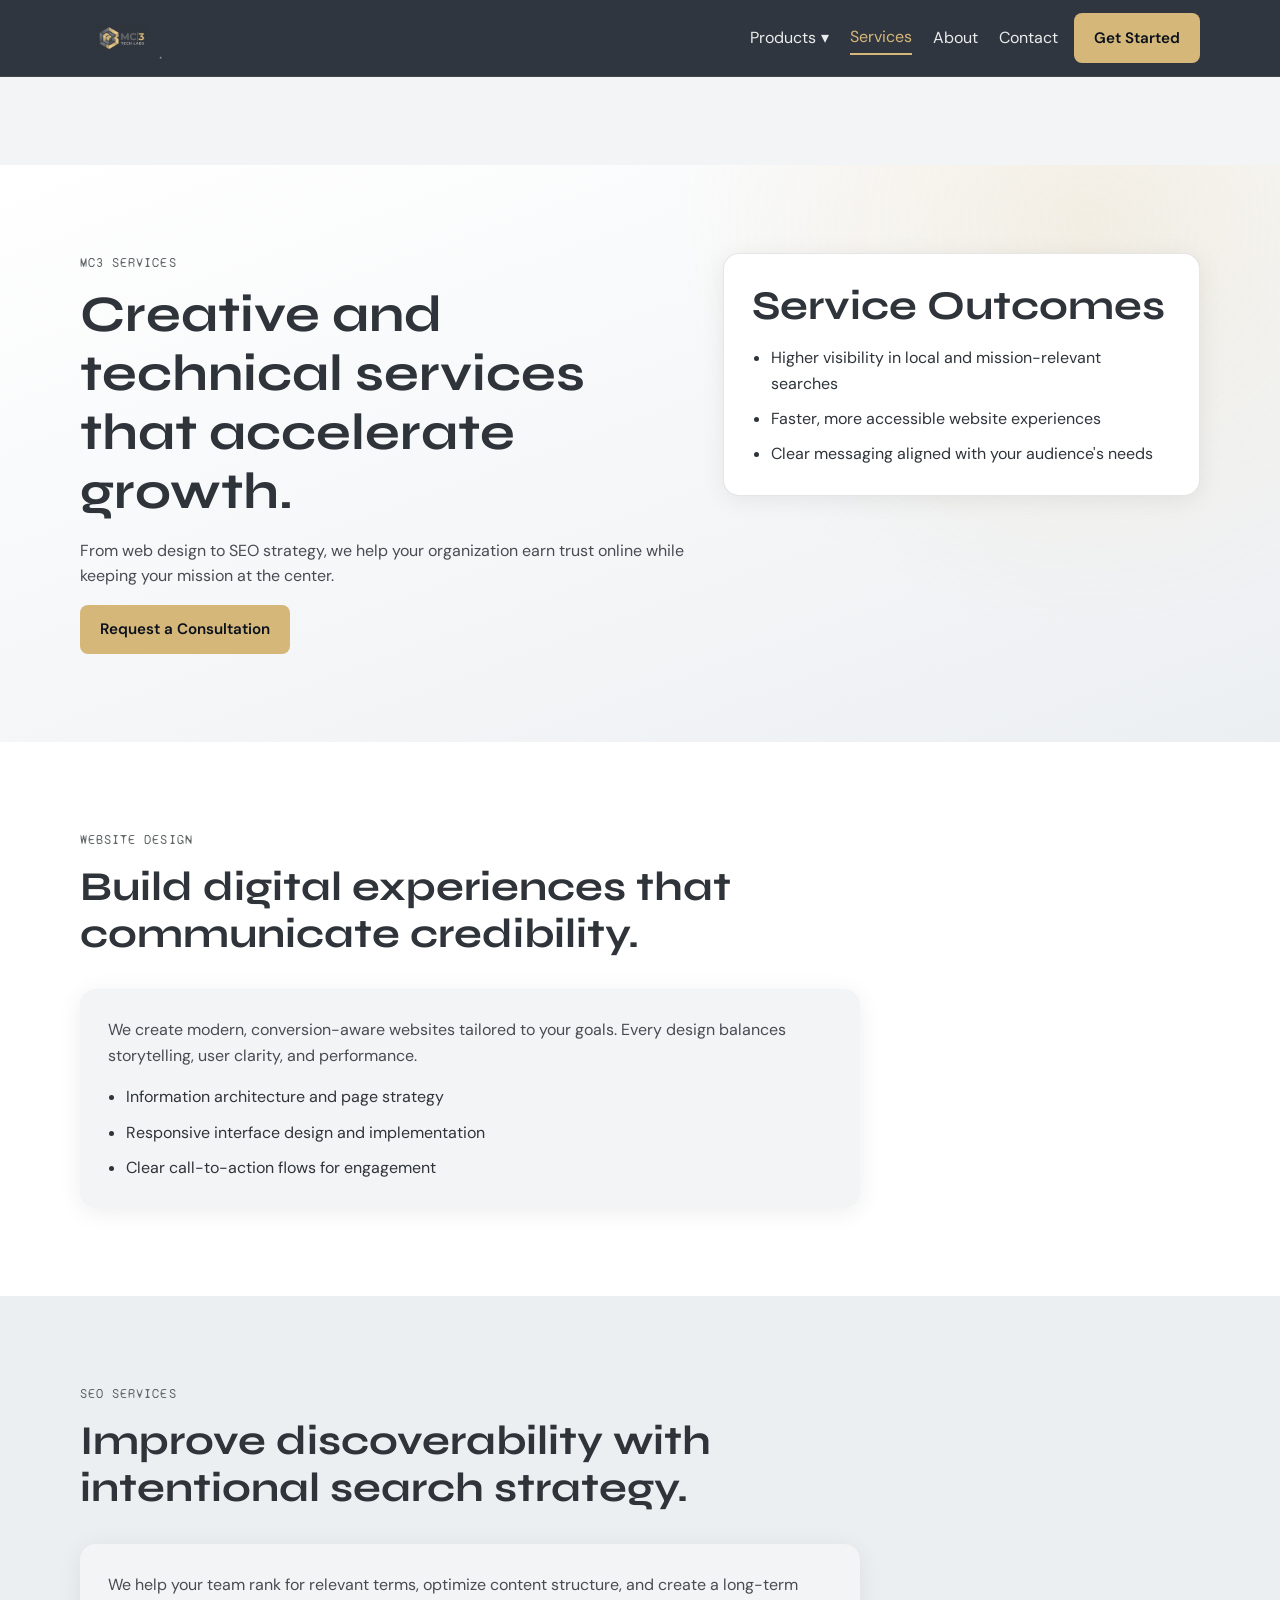
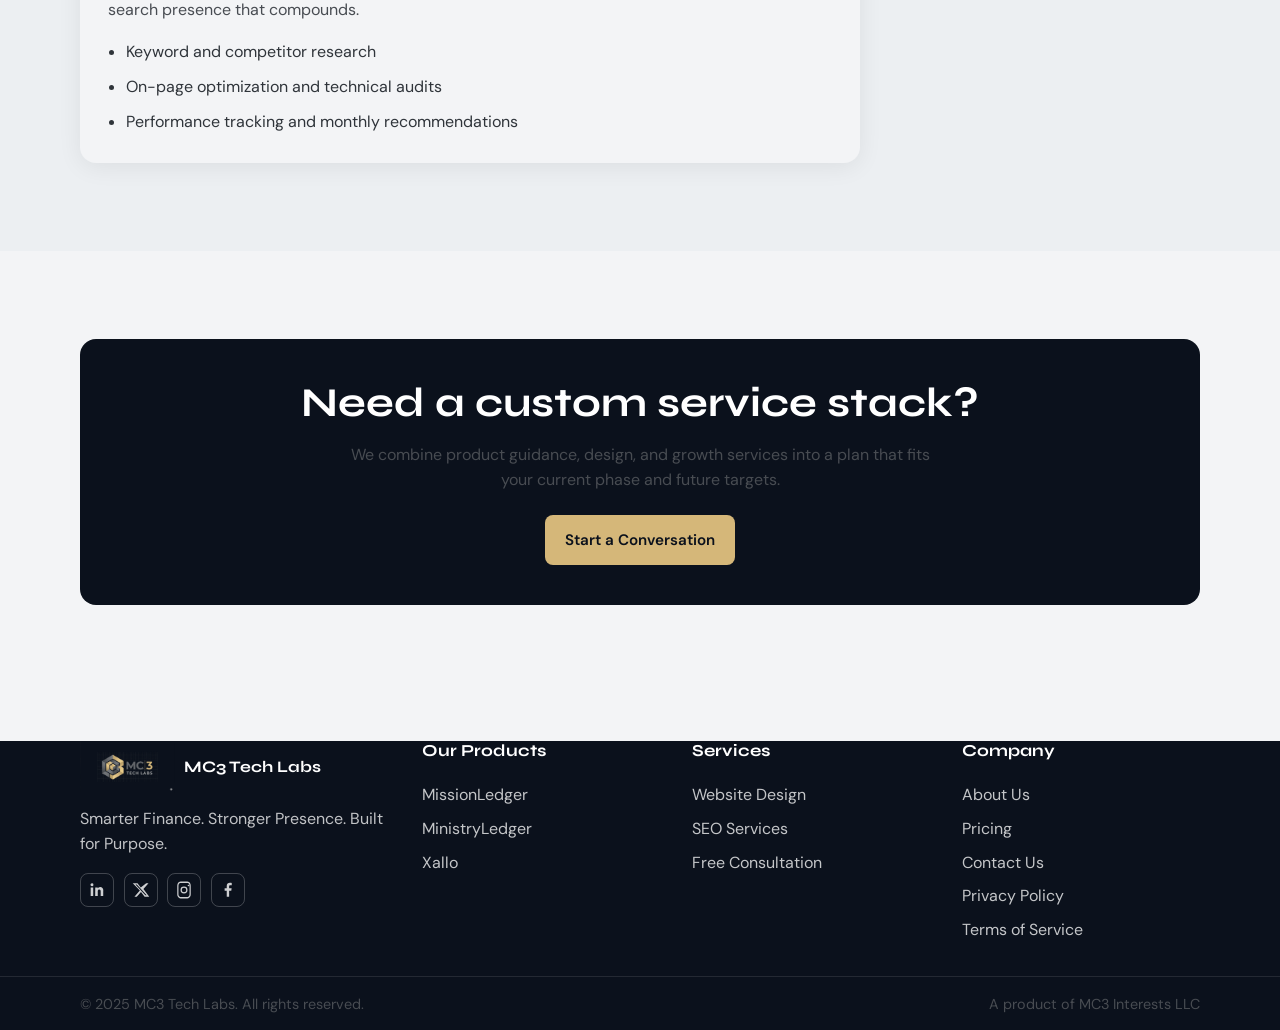
<file: services.html>
<!DOCTYPE html>
<html lang="en">
<head>
  <meta charset="UTF-8">
  <meta name="viewport" content="width=device-width, initial-scale=1.0">
  <title>MC3 Services | Design, SEO, and Strategy</title>
  <meta name="description" content="MC3 Tech Labs services include website design, SEO services, and digital strategy for mission-driven organizations.">
  <link rel="stylesheet" href="./css/shared.css">
  <link rel="stylesheet" href="./css/services.css">
</head>
<body data-page="services">
  <div id="nav-root"></div>

  <main>
    <section class="service-hero section-pad">
      <div class="container service-hero-grid">
        <div class="reveal">
          <p class="eyebrow">MC3 Services</p>
          <h1>Creative and technical services that accelerate growth.</h1>
          <p>
            From web design to SEO strategy, we help your organization earn
            trust online while keeping your mission at the center.
          </p>
          <a class="btn btn-accent" href="./index.html#contact">Request a Consultation</a>
        </div>
        <div class="service-hero-card reveal">
          <h2>Service Outcomes</h2>
          <ul>
            <li>Higher visibility in local and mission-relevant searches</li>
            <li>Faster, more accessible website experiences</li>
            <li>Clear messaging aligned with your audience's needs</li>
          </ul>
        </div>
      </div>
    </section>

    <section class="service-section section-pad" id="website">
      <div class="container">
        <div class="section-head reveal">
          <p class="eyebrow">Website Design</p>
          <h2>Build digital experiences that communicate credibility.</h2>
        </div>
        <div class="service-content reveal">
          <p>
            We create modern, conversion-aware websites tailored to your goals.
            Every design balances storytelling, user clarity, and performance.
          </p>
          <ul>
            <li>Information architecture and page strategy</li>
            <li>Responsive interface design and implementation</li>
            <li>Clear call-to-action flows for engagement</li>
          </ul>
        </div>
      </div>
    </section>

    <section class="service-section alt section-pad" id="seo">
      <div class="container">
        <div class="section-head reveal">
          <p class="eyebrow">SEO Services</p>
          <h2>Improve discoverability with intentional search strategy.</h2>
        </div>
        <div class="service-content reveal">
          <p>
            We help your team rank for relevant terms, optimize content
            structure, and create a long-term search presence that compounds.
          </p>
          <ul>
            <li>Keyword and competitor research</li>
            <li>On-page optimization and technical audits</li>
            <li>Performance tracking and monthly recommendations</li>
          </ul>
        </div>
      </div>
    </section>

    <section class="service-cta section-pad">
      <div class="container reveal">
        <h2>Need a custom service stack?</h2>
        <p>
          We combine product guidance, design, and growth services into a plan
          that fits your current phase and future targets.
        </p>
        <a class="btn btn-accent" href="./index.html#contact">Start a Conversation</a>
      </div>
    </section>
  </main>

  <div id="footer-root"></div>

  <script src="./js/nav.js" defer></script>
  <script src="./js/footer.js" defer></script>
  <script src="./js/scroll.js" defer></script>
</body>
</html>
</file>
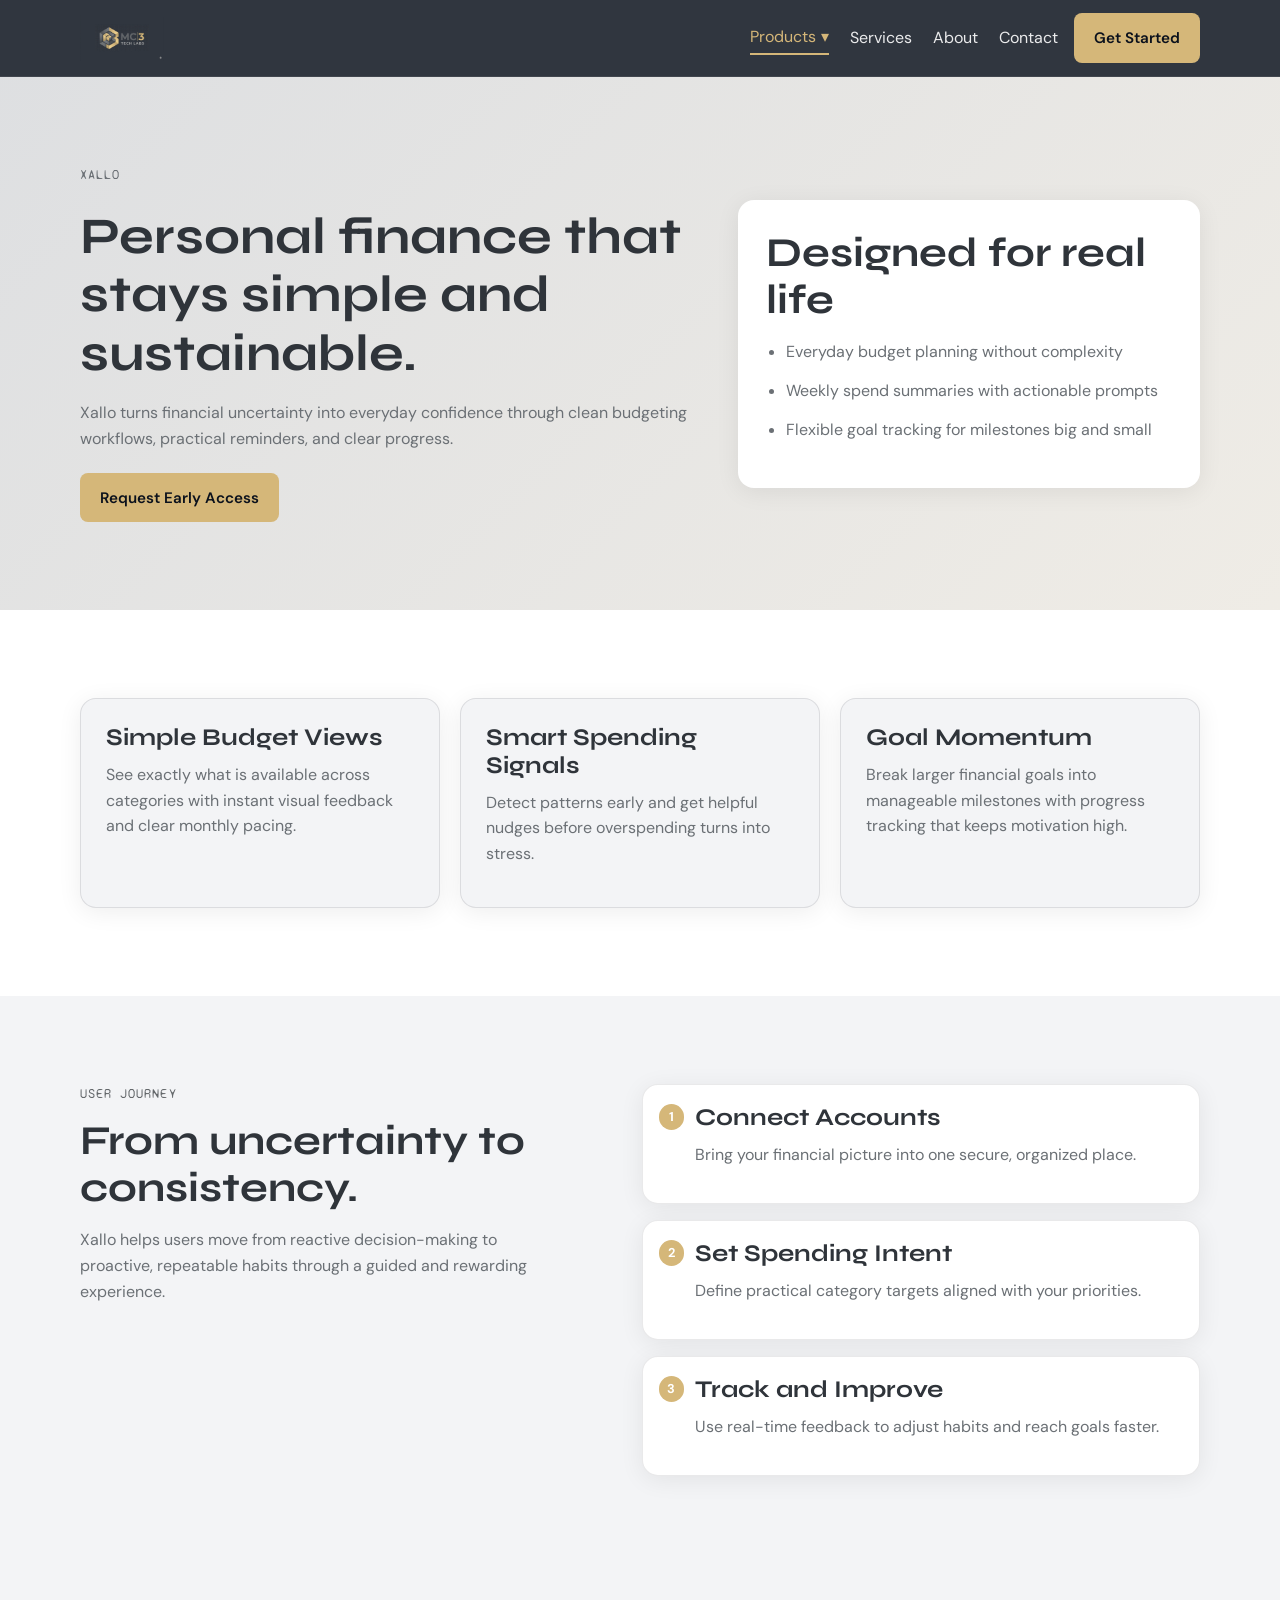
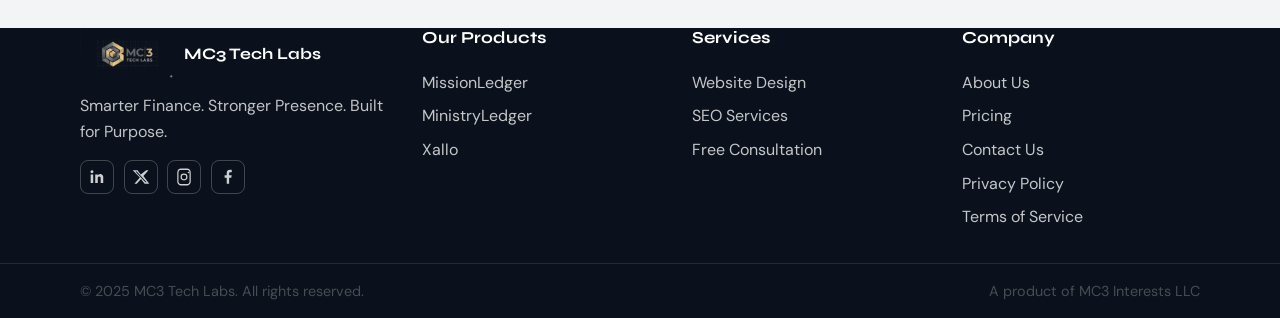
<file: xallo.html>
<!DOCTYPE html>
<html lang="en">
<head>
  <meta charset="UTF-8">
  <meta name="viewport" content="width=device-width, initial-scale=1.0">
  <title>Xallo | MC3 Tech Labs</title>
  <meta name="description" content="Xallo helps individuals build confident financial habits with simple tools and meaningful insights.">
  <link rel="stylesheet" href="./css/shared.css">
  <link rel="stylesheet" href="./css/xallo.css">
</head>
<body data-page="xallo">
  <div id="nav-root"></div>

  <main>
    <section class="product-hero section-pad">
      <div class="container hero-shell">
        <div class="hero-copy reveal">
          <p class="eyebrow">Xallo</p>
          <h1>Personal finance that stays simple and sustainable.</h1>
          <p>
            Xallo turns financial uncertainty into everyday confidence through
            clean budgeting workflows, practical reminders, and clear progress.
          </p>
          <a href="./index.html#contact" class="btn btn-accent">Request Early Access</a>
        </div>
        <aside class="hero-panel reveal">
          <h2>Designed for real life</h2>
          <ul>
            <li>Everyday budget planning without complexity</li>
            <li>Weekly spend summaries with actionable prompts</li>
            <li>Flexible goal tracking for milestones big and small</li>
          </ul>
        </aside>
      </div>
    </section>

    <section class="feature-band section-pad">
      <div class="container feature-grid">
        <article class="feature-card reveal">
          <h3>Simple Budget Views</h3>
          <p>
            See exactly what is available across categories with instant visual
            feedback and clear monthly pacing.
          </p>
        </article>
        <article class="feature-card reveal">
          <h3>Smart Spending Signals</h3>
          <p>
            Detect patterns early and get helpful nudges before overspending
            turns into stress.
          </p>
        </article>
        <article class="feature-card reveal">
          <h3>Goal Momentum</h3>
          <p>
            Break larger financial goals into manageable milestones with
            progress tracking that keeps motivation high.
          </p>
        </article>
      </div>
    </section>

    <section class="journey section-pad">
      <div class="container journey-shell">
        <div class="journey-copy reveal">
          <p class="eyebrow">User Journey</p>
          <h2>From uncertainty to consistency.</h2>
          <p>
            Xallo helps users move from reactive decision-making to proactive,
            repeatable habits through a guided and rewarding experience.
          </p>
        </div>
        <ol class="journey-steps reveal">
          <li>
            <h3>Connect Accounts</h3>
            <p>Bring your financial picture into one secure, organized place.</p>
          </li>
          <li>
            <h3>Set Spending Intent</h3>
            <p>Define practical category targets aligned with your priorities.</p>
          </li>
          <li>
            <h3>Track and Improve</h3>
            <p>Use real-time feedback to adjust habits and reach goals faster.</p>
          </li>
        </ol>
      </div>
    </section>
  </main>

  <div id="footer-root"></div>

  <script src="./js/nav.js" defer></script>
  <script src="./js/footer.js" defer></script>
  <script src="./js/scroll.js" defer></script>
</body>
</html>
</file>
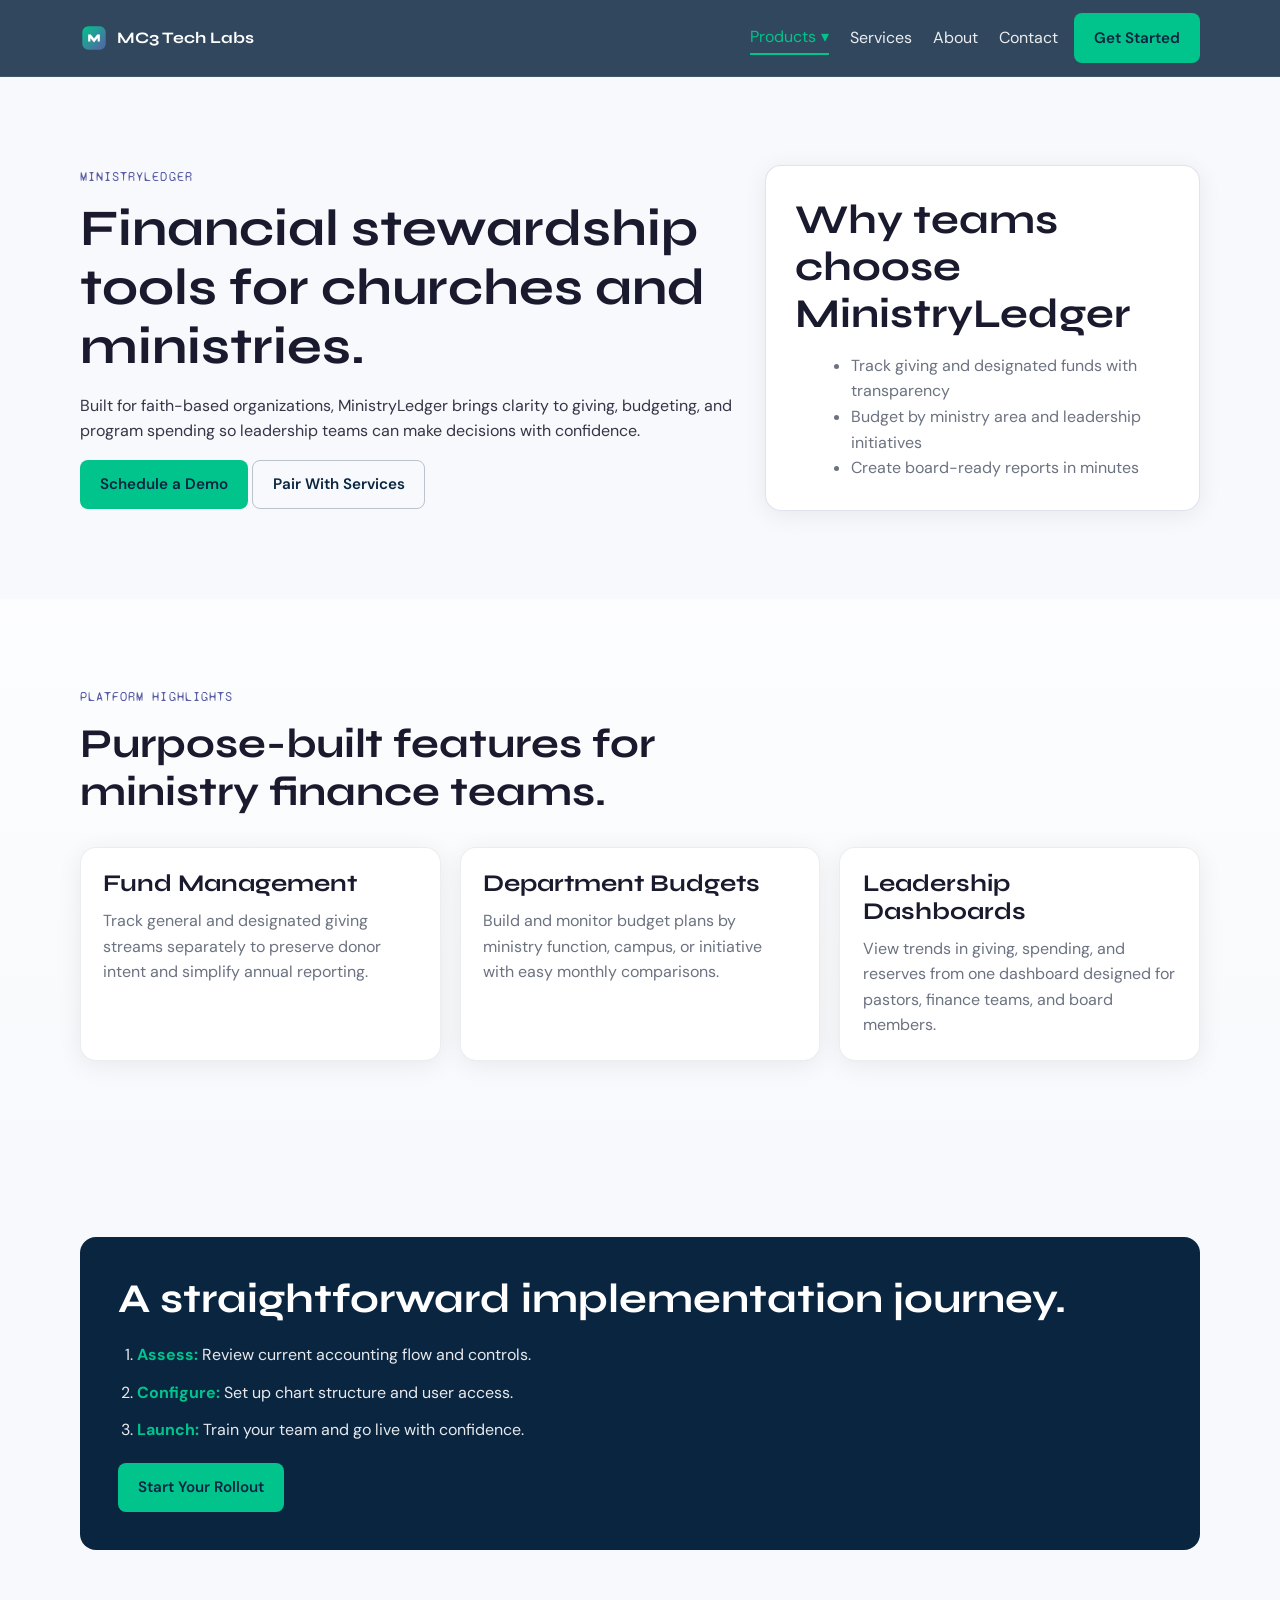
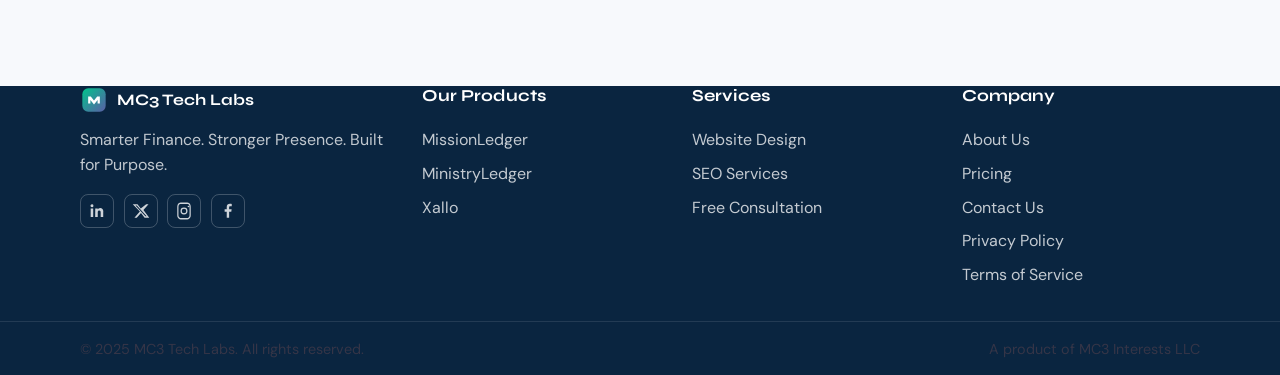
<file: mc3-tech-labs/ministryledger.html>
<!DOCTYPE html>
<html lang="en">
<head>
  <meta charset="UTF-8">
  <meta name="viewport" content="width=device-width, initial-scale=1.0">
  <title>MinistryLedger | Financial Tools for Churches | MC3 Tech Labs</title>
  <meta name="description" content="MinistryLedger provides practical finance workflows and reporting for churches and ministry teams.">
  <link rel="stylesheet" href="./css/shared.css">
  <link rel="stylesheet" href="./css/ministryledger.css">
</head>
<body data-page="ministryledger">
  <div id="nav-root"></div>

  <main>
    <section class="product-hero section-pad">
      <div class="container product-hero-grid">
        <div class="reveal">
          <p class="eyebrow">MinistryLedger</p>
          <h1>Financial stewardship tools for churches and ministries.</h1>
          <p>
            Built for faith-based organizations, MinistryLedger brings clarity to
            giving, budgeting, and program spending so leadership teams can make
            decisions with confidence.
          </p>
          <div class="hero-actions">
            <a class="btn btn-accent" href="/index.html#contact">Schedule a Demo</a>
            <a class="btn btn-outline" href="/services.html">Pair With Services</a>
          </div>
        </div>
        <aside class="product-stat-card reveal">
          <h2>Why teams choose MinistryLedger</h2>
          <ul>
            <li>Track giving and designated funds with transparency</li>
            <li>Budget by ministry area and leadership initiatives</li>
            <li>Create board-ready reports in minutes</li>
          </ul>
        </aside>
      </div>
    </section>

    <section class="feature-block section-pad">
      <div class="container">
        <div class="section-head reveal">
          <p class="eyebrow">Platform Highlights</p>
          <h2>Purpose-built features for ministry finance teams.</h2>
        </div>
        <div class="feature-grid">
          <article class="feature-card reveal">
            <h3>Fund Management</h3>
            <p>
              Track general and designated giving streams separately to preserve
              donor intent and simplify annual reporting.
            </p>
          </article>
          <article class="feature-card reveal">
            <h3>Department Budgets</h3>
            <p>
              Build and monitor budget plans by ministry function, campus, or
              initiative with easy monthly comparisons.
            </p>
          </article>
          <article class="feature-card reveal">
            <h3>Leadership Dashboards</h3>
            <p>
              View trends in giving, spending, and reserves from one dashboard
              designed for pastors, finance teams, and board members.
            </p>
          </article>
        </div>
      </div>
    </section>

    <section class="workflow section-pad">
      <div class="container">
        <div class="workflow-card reveal">
          <h2>A straightforward implementation journey.</h2>
          <ol>
            <li><strong>Assess:</strong> Review current accounting flow and controls.</li>
            <li><strong>Configure:</strong> Set up chart structure and user access.</li>
            <li><strong>Launch:</strong> Train your team and go live with confidence.</li>
          </ol>
          <a class="btn btn-accent" href="/index.html#contact">Start Your Rollout</a>
        </div>
      </div>
    </section>
  </main>

  <div id="footer-root"></div>

  <script src="./js/nav.js" defer></script>
  <script src="./js/footer.js" defer></script>
  <script src="./js/scroll.js" defer></script>
</body>
</html>
</file>
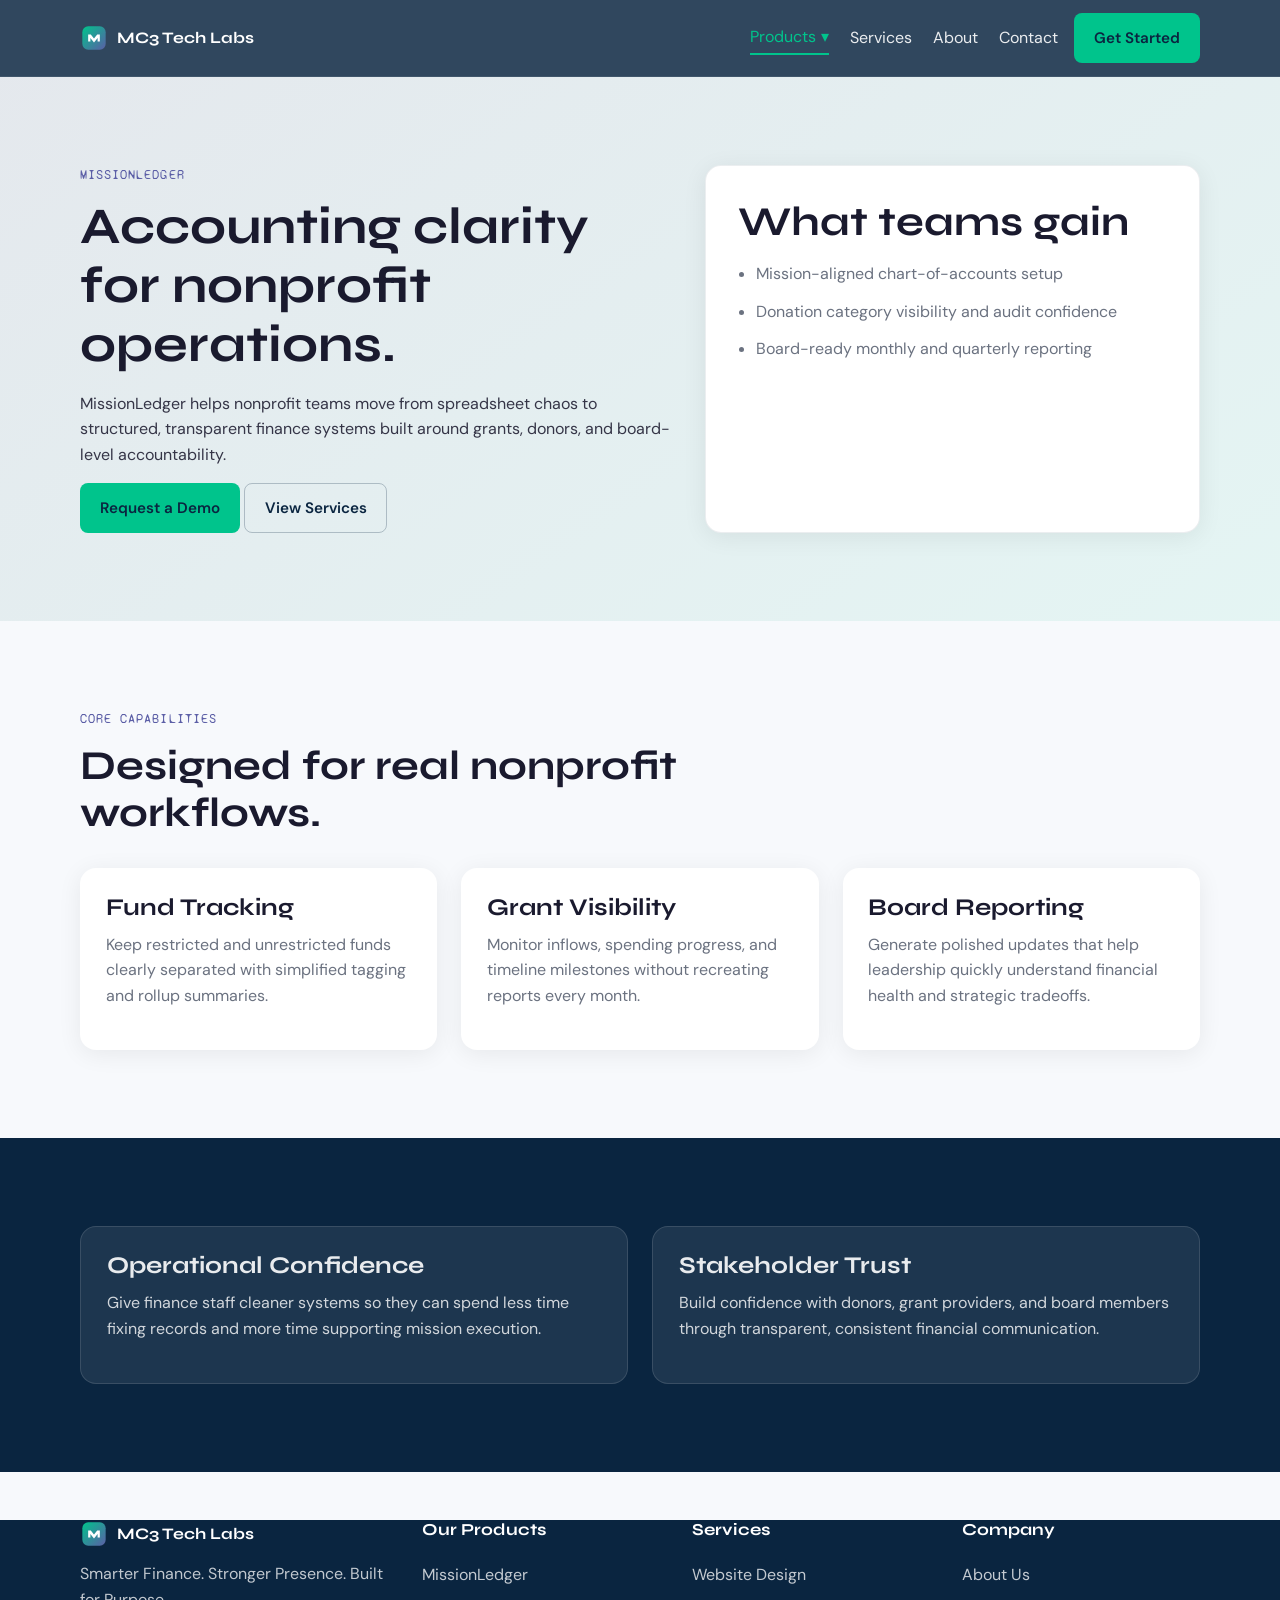
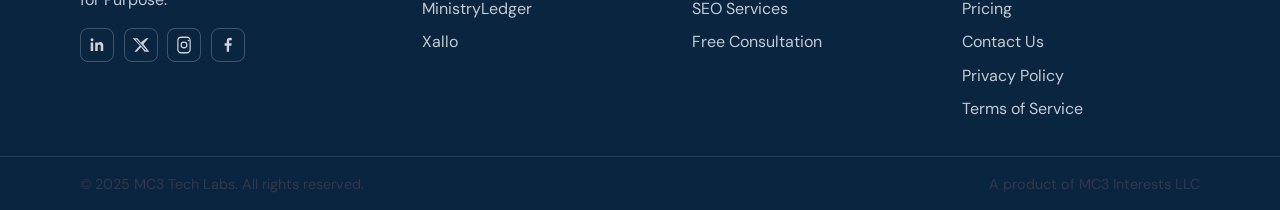
<file: mc3-tech-labs/missionledger.html>
<!DOCTYPE html>
<html lang="en">
<head>
  <meta charset="UTF-8">
  <meta name="viewport" content="width=device-width, initial-scale=1.0">
  <title>MissionLedger | Nonprofit Accounting by MC3 Tech Labs</title>
  <meta name="description" content="MissionLedger gives nonprofit teams clear accounting workflows, donor-aligned reporting, and confidence in every financial decision.">
  <link rel="stylesheet" href="./css/shared.css">
  <link rel="stylesheet" href="./css/missionledger.css">
</head>
<body data-page="missionledger">
  <div id="nav-root"></div>

  <main>
    <section class="product-hero section-pad">
      <div class="container hero-layout">
        <div class="reveal">
          <p class="eyebrow">MissionLedger</p>
          <h1>Accounting clarity for nonprofit operations.</h1>
          <p>
            MissionLedger helps nonprofit teams move from spreadsheet chaos to
            structured, transparent finance systems built around grants, donors,
            and board-level accountability.
          </p>
          <div class="hero-actions">
            <a class="btn btn-accent" href="/index.html#contact">Request a Demo</a>
            <a class="btn btn-outline" href="/services.html">View Services</a>
          </div>
        </div>
        <div class="hero-panel reveal">
          <h2>What teams gain</h2>
          <ul>
            <li>Mission-aligned chart-of-accounts setup</li>
            <li>Donation category visibility and audit confidence</li>
            <li>Board-ready monthly and quarterly reporting</li>
          </ul>
        </div>
      </div>
    </section>

    <section class="section-pad">
      <div class="container">
        <div class="section-head reveal">
          <p class="eyebrow">Core Capabilities</p>
          <h2>Designed for real nonprofit workflows.</h2>
        </div>
        <div class="feature-grid">
          <article class="feature-card reveal">
            <h3>Fund Tracking</h3>
            <p>
              Keep restricted and unrestricted funds clearly separated with
              simplified tagging and rollup summaries.
            </p>
          </article>
          <article class="feature-card reveal">
            <h3>Grant Visibility</h3>
            <p>
              Monitor inflows, spending progress, and timeline milestones without
              recreating reports every month.
            </p>
          </article>
          <article class="feature-card reveal">
            <h3>Board Reporting</h3>
            <p>
              Generate polished updates that help leadership quickly understand
              financial health and strategic tradeoffs.
            </p>
          </article>
        </div>
      </div>
    </section>

    <section class="section-pad impact-band">
      <div class="container impact-grid">
        <article class="impact-card reveal">
          <h3>Operational Confidence</h3>
          <p>
            Give finance staff cleaner systems so they can spend less time fixing
            records and more time supporting mission execution.
          </p>
        </article>
        <article class="impact-card reveal">
          <h3>Stakeholder Trust</h3>
          <p>
            Build confidence with donors, grant providers, and board members
            through transparent, consistent financial communication.
          </p>
        </article>
      </div>
    </section>
  </main>

  <div id="footer-root"></div>

  <script src="./js/nav.js" defer></script>
  <script src="./js/footer.js" defer></script>
  <script src="./js/scroll.js" defer></script>
</body>
</html>
</file>
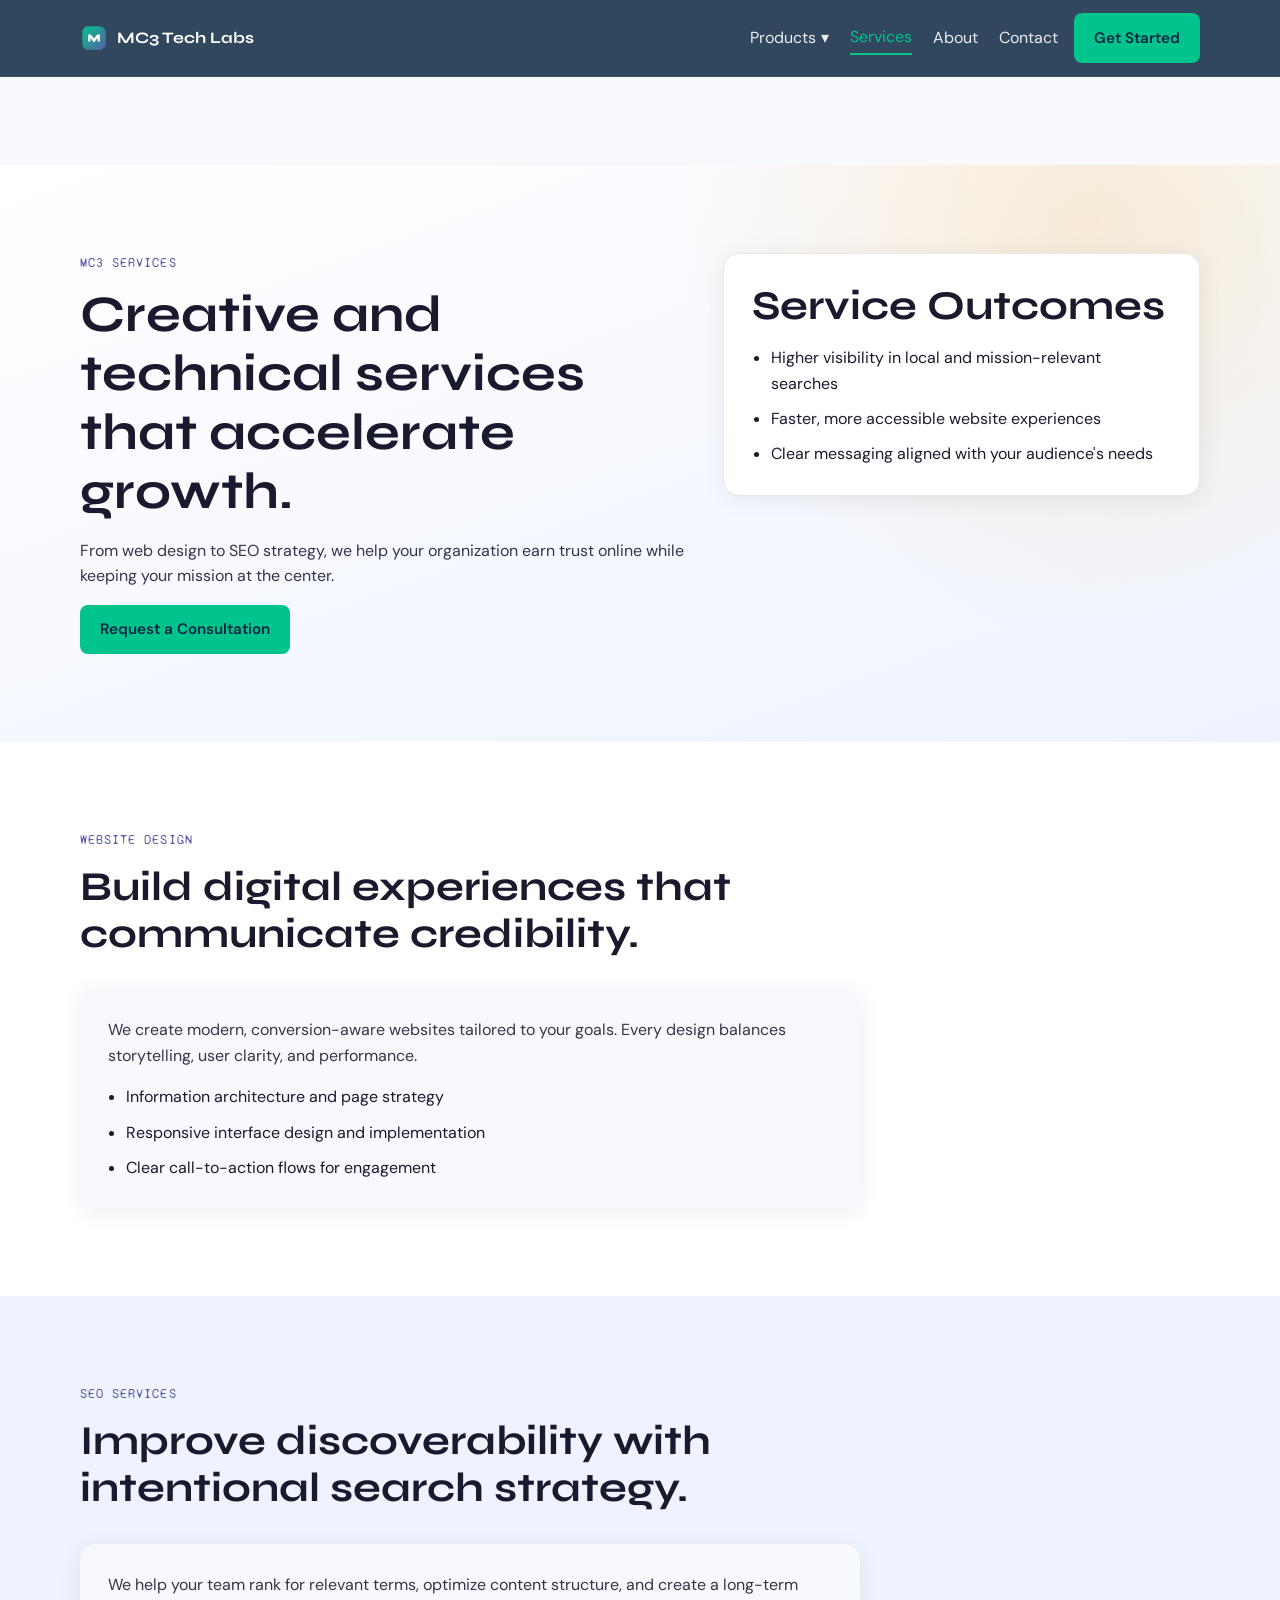
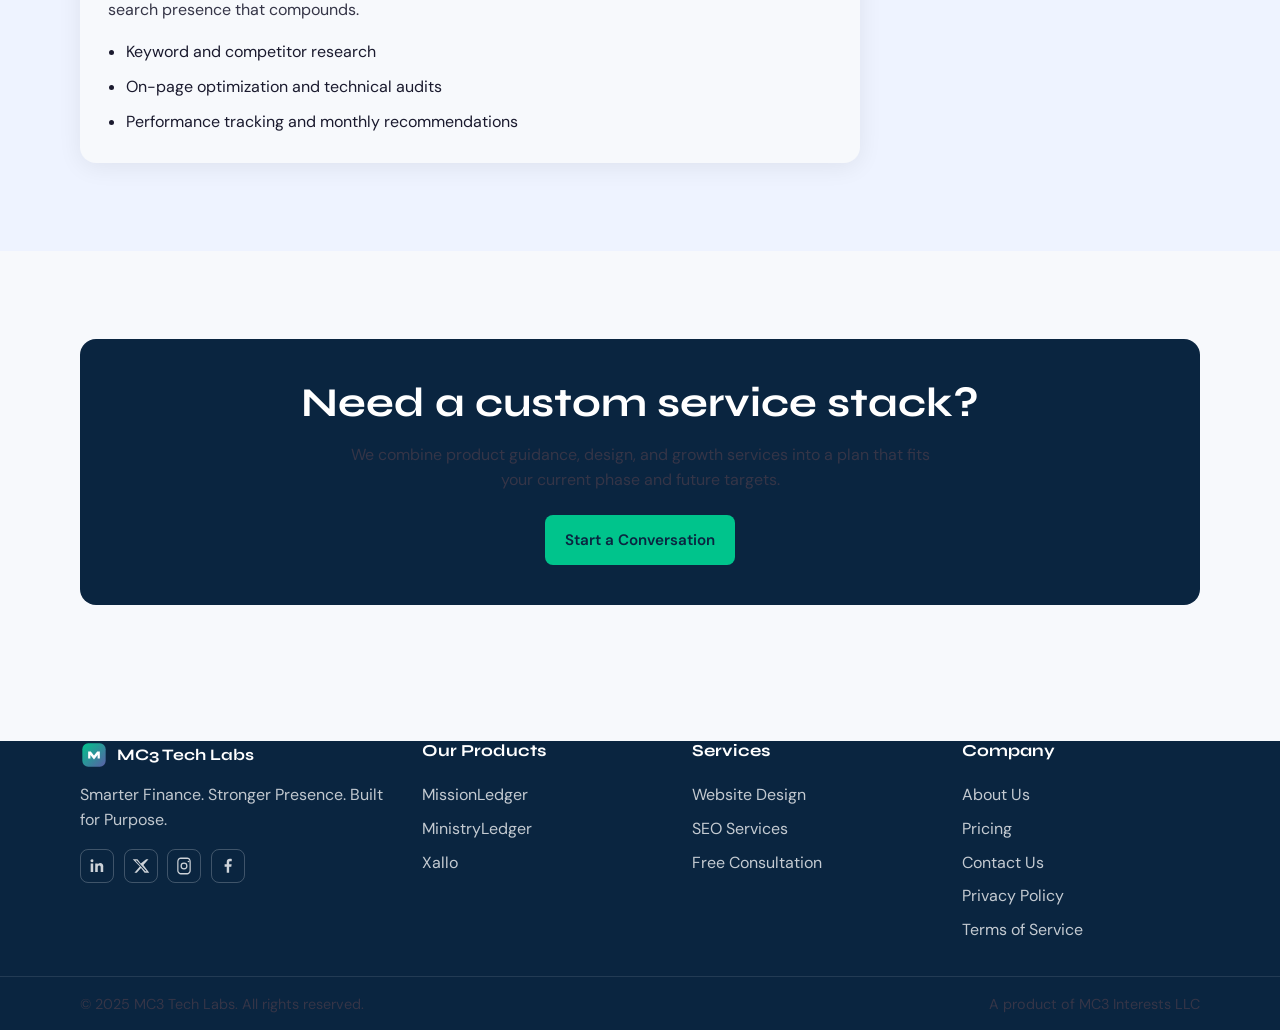
<file: mc3-tech-labs/services.html>
<!DOCTYPE html>
<html lang="en">
<head>
  <meta charset="UTF-8">
  <meta name="viewport" content="width=device-width, initial-scale=1.0">
  <title>MC3 Services | Design, SEO, and Strategy</title>
  <meta name="description" content="MC3 Tech Labs services include website design, SEO services, and digital strategy for mission-driven organizations.">
  <link rel="stylesheet" href="./css/shared.css">
  <link rel="stylesheet" href="./css/services.css">
</head>
<body data-page="services">
  <div id="nav-root"></div>

  <main>
    <section class="service-hero section-pad">
      <div class="container service-hero-grid">
        <div class="reveal">
          <p class="eyebrow">MC3 Services</p>
          <h1>Creative and technical services that accelerate growth.</h1>
          <p>
            From web design to SEO strategy, we help your organization earn
            trust online while keeping your mission at the center.
          </p>
          <a class="btn btn-accent" href="/index.html#contact">Request a Consultation</a>
        </div>
        <div class="service-hero-card reveal">
          <h2>Service Outcomes</h2>
          <ul>
            <li>Higher visibility in local and mission-relevant searches</li>
            <li>Faster, more accessible website experiences</li>
            <li>Clear messaging aligned with your audience's needs</li>
          </ul>
        </div>
      </div>
    </section>

    <section class="service-section section-pad" id="website">
      <div class="container">
        <div class="section-head reveal">
          <p class="eyebrow">Website Design</p>
          <h2>Build digital experiences that communicate credibility.</h2>
        </div>
        <div class="service-content reveal">
          <p>
            We create modern, conversion-aware websites tailored to your goals.
            Every design balances storytelling, user clarity, and performance.
          </p>
          <ul>
            <li>Information architecture and page strategy</li>
            <li>Responsive interface design and implementation</li>
            <li>Clear call-to-action flows for engagement</li>
          </ul>
        </div>
      </div>
    </section>

    <section class="service-section alt section-pad" id="seo">
      <div class="container">
        <div class="section-head reveal">
          <p class="eyebrow">SEO Services</p>
          <h2>Improve discoverability with intentional search strategy.</h2>
        </div>
        <div class="service-content reveal">
          <p>
            We help your team rank for relevant terms, optimize content
            structure, and create a long-term search presence that compounds.
          </p>
          <ul>
            <li>Keyword and competitor research</li>
            <li>On-page optimization and technical audits</li>
            <li>Performance tracking and monthly recommendations</li>
          </ul>
        </div>
      </div>
    </section>

    <section class="service-cta section-pad">
      <div class="container reveal">
        <h2>Need a custom service stack?</h2>
        <p>
          We combine product guidance, design, and growth services into a plan
          that fits your current phase and future targets.
        </p>
        <a class="btn btn-accent" href="/index.html#contact">Start a Conversation</a>
      </div>
    </section>
  </main>

  <div id="footer-root"></div>

  <script src="./js/nav.js" defer></script>
  <script src="./js/footer.js" defer></script>
  <script src="./js/scroll.js" defer></script>
</body>
</html>
</file>
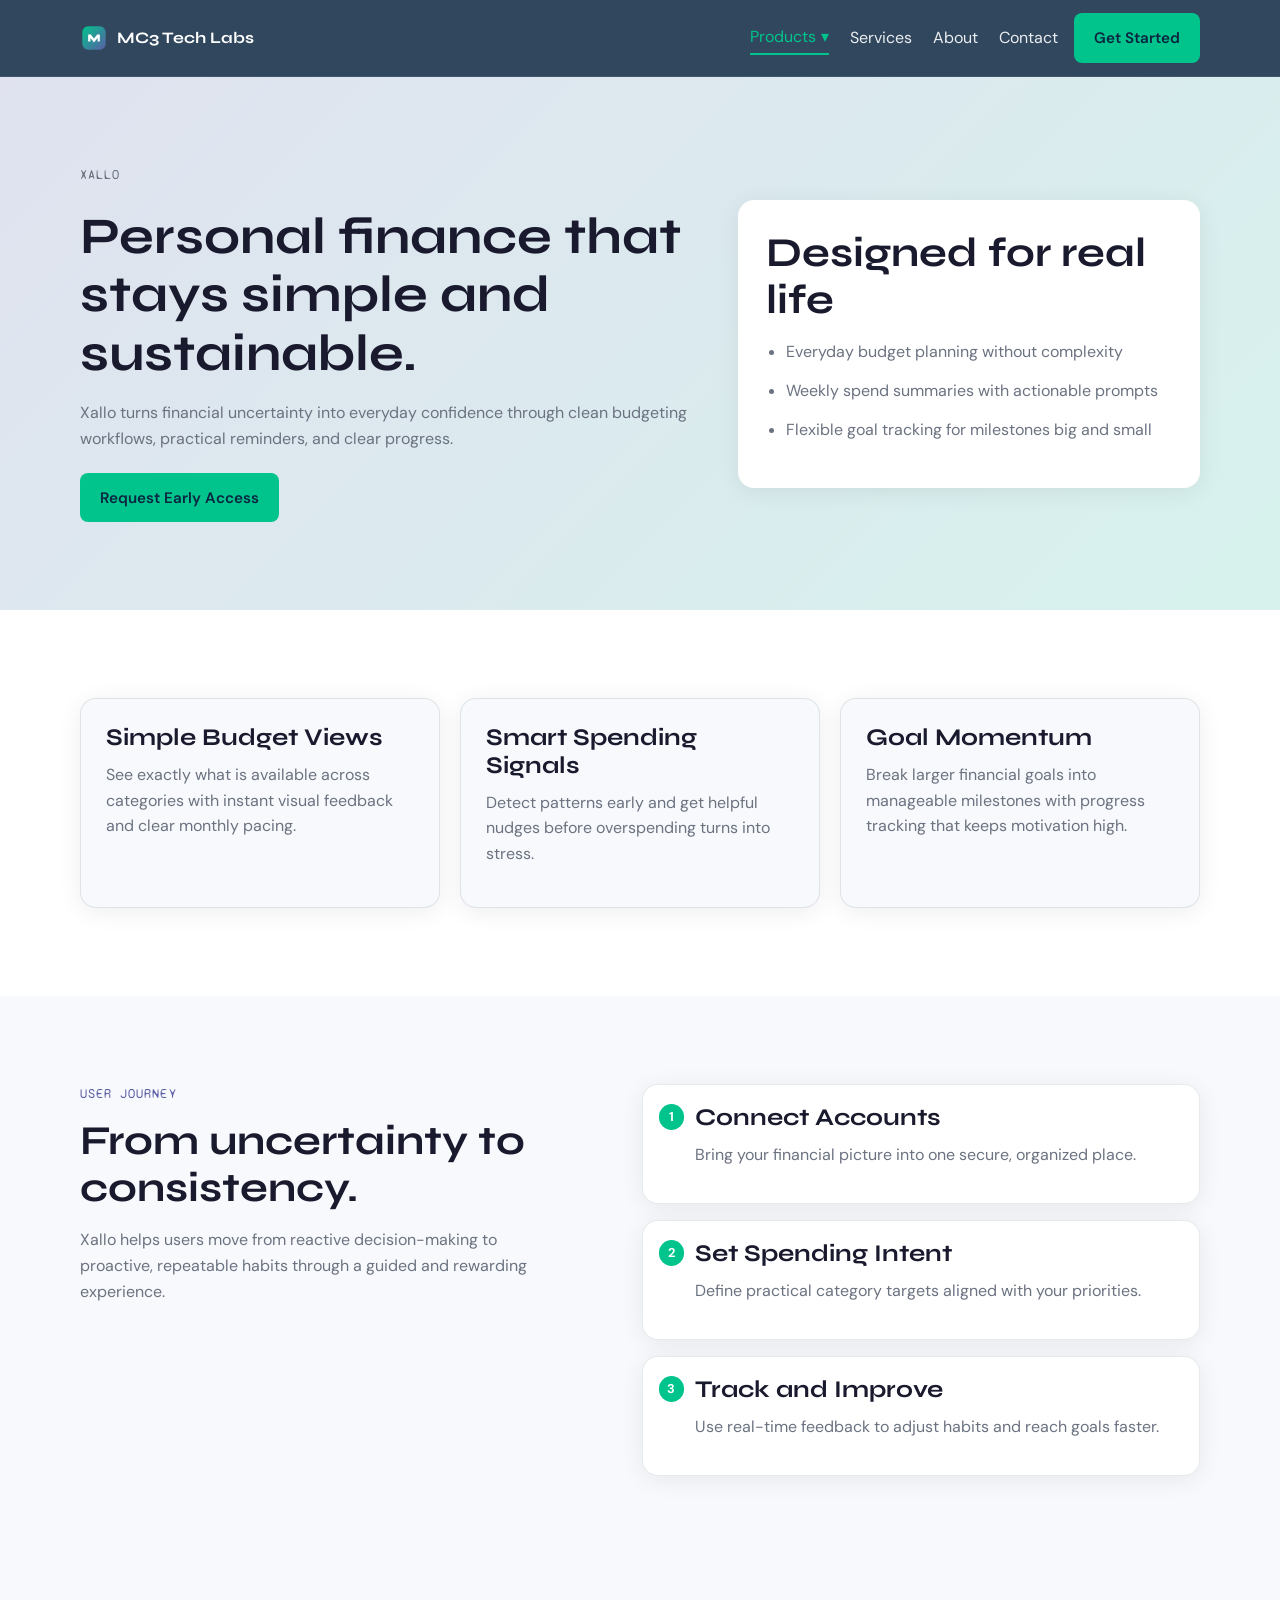
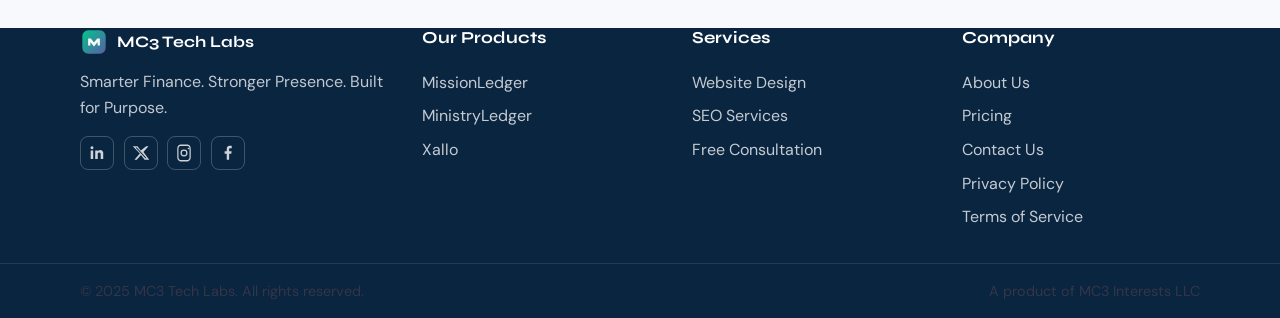
<file: mc3-tech-labs/xallo.html>
<!DOCTYPE html>
<html lang="en">
<head>
  <meta charset="UTF-8">
  <meta name="viewport" content="width=device-width, initial-scale=1.0">
  <title>Xallo | MC3 Tech Labs</title>
  <meta name="description" content="Xallo helps individuals build confident financial habits with simple tools and meaningful insights.">
  <link rel="stylesheet" href="./css/shared.css">
  <link rel="stylesheet" href="./css/xallo.css">
</head>
<body data-page="xallo">
  <div id="nav-root"></div>

  <main>
    <section class="product-hero section-pad">
      <div class="container hero-shell">
        <div class="hero-copy reveal">
          <p class="eyebrow">Xallo</p>
          <h1>Personal finance that stays simple and sustainable.</h1>
          <p>
            Xallo turns financial uncertainty into everyday confidence through
            clean budgeting workflows, practical reminders, and clear progress.
          </p>
          <a href="/index.html#contact" class="btn btn-accent">Request Early Access</a>
        </div>
        <aside class="hero-panel reveal">
          <h2>Designed for real life</h2>
          <ul>
            <li>Everyday budget planning without complexity</li>
            <li>Weekly spend summaries with actionable prompts</li>
            <li>Flexible goal tracking for milestones big and small</li>
          </ul>
        </aside>
      </div>
    </section>

    <section class="feature-band section-pad">
      <div class="container feature-grid">
        <article class="feature-card reveal">
          <h3>Simple Budget Views</h3>
          <p>
            See exactly what is available across categories with instant visual
            feedback and clear monthly pacing.
          </p>
        </article>
        <article class="feature-card reveal">
          <h3>Smart Spending Signals</h3>
          <p>
            Detect patterns early and get helpful nudges before overspending
            turns into stress.
          </p>
        </article>
        <article class="feature-card reveal">
          <h3>Goal Momentum</h3>
          <p>
            Break larger financial goals into manageable milestones with
            progress tracking that keeps motivation high.
          </p>
        </article>
      </div>
    </section>

    <section class="journey section-pad">
      <div class="container journey-shell">
        <div class="journey-copy reveal">
          <p class="eyebrow">User Journey</p>
          <h2>From uncertainty to consistency.</h2>
          <p>
            Xallo helps users move from reactive decision-making to proactive,
            repeatable habits through a guided and rewarding experience.
          </p>
        </div>
        <ol class="journey-steps reveal">
          <li>
            <h3>Connect Accounts</h3>
            <p>Bring your financial picture into one secure, organized place.</p>
          </li>
          <li>
            <h3>Set Spending Intent</h3>
            <p>Define practical category targets aligned with your priorities.</p>
          </li>
          <li>
            <h3>Track and Improve</h3>
            <p>Use real-time feedback to adjust habits and reach goals faster.</p>
          </li>
        </ol>
      </div>
    </section>
  </main>

  <div id="footer-root"></div>

  <script src="./js/nav.js" defer></script>
  <script src="./js/footer.js" defer></script>
  <script src="./js/scroll.js" defer></script>
</body>
</html>
</file>
<file: css/shared.css>
@import url('https://fonts.googleapis.com/css2?family=Syne:wght@400;600;700;800&family=Syne+Mono&family=DM+Sans:wght@300;400;500;600&family=Cormorant+Garamond:wght@400;600;700&family=Source+Sans+3:wght@300;400;600&family=Space+Grotesk:wght@400;500;700&family=DM+Mono&display=swap');

:root {
  --color-primary: #0B111C;
  --color-accent: #D5B779;
  --color-highlight: #E0C080;
  --color-indigo: #64686B;
  --color-bg: #F3F4F6;
  --color-text: #2F343A;
  --color-white: #FFFFFF;
  --color-muted: #6B7075;

  --font-display: "Syne", sans-serif;
  --font-body: "DM Sans", sans-serif;
  --font-mono: "Syne Mono", monospace;

  --shadow-card: 0 4px 24px rgba(0, 0, 0, 0.07);
  --shadow-card-hover: 0 20px 40px rgba(0, 0, 0, 0.13);
  --radius-card: 16px;
  --radius-btn: 8px;
  --transition: all 0.3s ease;
}

*,
*::before,
*::after {
  box-sizing: border-box;
}

html {
  scroll-behavior: smooth;
}

body {
  margin: 0;
  font-family: var(--font-body);
  color: var(--color-text);
  background: var(--color-bg);
  line-height: 1.6;
}

img {
  max-width: 100%;
  display: block;
}

a {
  color: inherit;
  text-decoration: none;
}

main {
  overflow-x: clip;
}

.container {
  width: min(1120px, 92%);
  margin: 0 auto;
}

.section-pad {
  padding: 5.5rem 0;
}

.eyebrow {
  margin: 0 0 0.75rem;
  font-family: var(--font-mono);
  text-transform: uppercase;
  letter-spacing: 0.08em;
  color: var(--color-indigo);
  font-size: 0.82rem;
}

h1,
h2,
h3 {
  font-family: var(--font-display);
  line-height: 1.15;
  margin-top: 0;
}

h1 {
  font-size: clamp(2rem, 4vw, 3.35rem);
  margin-bottom: 1rem;
}

h2 {
  font-size: clamp(1.75rem, 3.2vw, 2.6rem);
  margin-bottom: 1rem;
}

h3 {
  font-size: clamp(1.1rem, 2.1vw, 1.5rem);
  margin-bottom: 0.65rem;
}

p {
  margin-top: 0;
  color: color-mix(in srgb, var(--color-text) 88%, white);
}

ul,
ol {
  margin-top: 0;
}

.btn {
  display: inline-flex;
  align-items: center;
  justify-content: center;
  gap: 0.45rem;
  border-radius: var(--radius-btn);
  padding: 0.72rem 1.2rem;
  font-weight: 600;
  font-size: 0.95rem;
  border: 1px solid transparent;
  cursor: pointer;
  transition: var(--transition);
}

.btn-accent {
  background: var(--color-accent);
  color: var(--color-primary);
}

.btn-accent:hover {
  transform: translateY(-1px);
  box-shadow: 0 12px 24px rgba(213, 183, 121, 0.3);
}

.btn-outline {
  border-color: rgba(11, 17, 28, 0.25);
  color: var(--color-primary);
  background: transparent;
}

.btn-outline:hover {
  background: rgba(11, 17, 28, 0.08);
}

.section-head {
  max-width: 760px;
  margin-bottom: 2rem;
}

.card {
  background: var(--color-white);
  border-radius: var(--radius-card);
  box-shadow: var(--shadow-card);
  border: 1px solid rgba(11, 17, 28, 0.08);
  transition: var(--transition);
}

.card:hover {
  transform: translateY(-4px);
  box-shadow: var(--shadow-card-hover);
}

.navbar {
  position: sticky;
  top: 0;
  z-index: 1000;
  width: 100%;
  background: rgba(11, 17, 28, 0.84);
  border-bottom: 1px solid rgba(255, 255, 255, 0.08);
  transition: var(--transition);
}

.navbar.scrolled {
  backdrop-filter: blur(12px);
  background: rgba(11, 17, 28, 0.92);
  box-shadow: 0 10px 30px rgba(7, 18, 32, 0.35);
}

.nav-inner {
  width: min(1120px, 92%);
  margin: 0 auto;
  min-height: 76px;
  display: flex;
  align-items: center;
  gap: 1rem;
}

.nav-logo {
  display: inline-flex;
  align-items: center;
  gap: 0.55rem;
  color: var(--color-white);
  font-family: var(--font-display);
  font-weight: 700;
}

.brand-logo-img {
  width: auto;
  height: 46px;
  object-fit: contain;
}

.nav-links {
  margin: 0 0 0 auto;
  list-style: none;
  display: flex;
  align-items: center;
  gap: 1.3rem;
  padding: 0;
}

.nav-link {
  border: 0;
  background: transparent;
  color: rgba(255, 255, 255, 0.9);
  font: inherit;
  cursor: pointer;
  position: relative;
  display: inline-flex;
  align-items: center;
  gap: 0.35rem;
  padding: 0.2rem 0;
  transition: var(--transition);
}

.nav-link:hover {
  color: var(--color-accent);
}

.nav-link.active {
  color: var(--color-accent);
  border-bottom: 2px solid var(--color-accent);
}

.nav-dropdown {
  position: relative;
}

.chevron {
  transition: transform 0.25s ease;
}

.nav-dropdown.open .chevron {
  transform: rotate(180deg);
}

.dropdown-menu {
  position: absolute;
  top: calc(100% + 0.8rem);
  left: 0;
  width: 300px;
  border-radius: 14px;
  padding: 0.55rem;
  background: var(--color-white);
  box-shadow: 0 22px 48px rgba(11, 17, 28, 0.28);
  border: 1px solid rgba(11, 17, 28, 0.08);
  opacity: 0;
  transform: translateY(-10px);
  pointer-events: none;
  transition: opacity 0.25s ease, transform 0.25s ease;
}

.nav-dropdown.open .dropdown-menu {
  opacity: 1;
  transform: translateY(0);
  pointer-events: auto;
}

.dropdown-menu a {
  display: grid;
  gap: 0.2rem;
  padding: 0.7rem 0.8rem;
  border-radius: 10px;
  transition: var(--transition);
}

.dropdown-menu a:hover,
.dropdown-menu a.active {
  background: rgba(100, 104, 107, 0.08);
}

.dropdown-menu a.active .dropdown-label {
  color: var(--color-accent);
}

.dropdown-label {
  font-weight: 700;
  color: var(--color-primary);
}

.dropdown-sub {
  color: var(--color-muted);
  font-size: 0.88rem;
}

.hamburger {
  display: none;
  width: 44px;
  height: 44px;
  border: 0;
  border-radius: 8px;
  background: rgba(255, 255, 255, 0.12);
  align-items: center;
  justify-content: center;
  flex-direction: column;
  gap: 5px;
  cursor: pointer;
}

.hamburger span {
  width: 20px;
  height: 2px;
  background: var(--color-white);
  border-radius: 4px;
  transition: var(--transition);
}

.hamburger.is-active span:nth-child(1) {
  transform: translateY(7px) rotate(45deg);
}

.hamburger.is-active span:nth-child(2) {
  opacity: 0;
}

.hamburger.is-active span:nth-child(3) {
  transform: translateY(-7px) rotate(-45deg);
}

.mobile-menu {
  max-height: 0;
  overflow: hidden;
  opacity: 0;
  transform: translateY(-8px);
  transition: max-height 0.35s ease, opacity 0.3s ease, transform 0.3s ease;
  background: rgba(11, 17, 28, 0.98);
}

.mobile-menu.menu-open {
  max-height: 90vh;
  opacity: 1;
  transform: translateY(0);
}

.mobile-menu-inner {
  width: min(1120px, 92%);
  margin: 0 auto;
  padding: 0.6rem 0 1rem;
  display: grid;
  gap: 0.45rem;
}

.mobile-link,
.mobile-products-trigger {
  color: rgba(255, 255, 255, 0.9);
  padding: 0.72rem 0.3rem;
  border-bottom: 1px solid rgba(255, 255, 255, 0.12);
  font-weight: 500;
  display: flex;
  justify-content: space-between;
  align-items: center;
  transition: var(--transition);
}

.mobile-products-trigger {
  border: 0;
  background: transparent;
  width: 100%;
  font: inherit;
  cursor: pointer;
}

.mobile-products-panel {
  display: grid;
  gap: 0.25rem;
  max-height: 0;
  overflow: hidden;
  transition: max-height 0.28s ease;
}

.mobile-products.open .mobile-products-panel {
  max-height: 260px;
}

.mobile-products.open .chevron {
  transform: rotate(180deg);
}

.mobile-products-panel a {
  color: rgba(255, 255, 255, 0.78);
  padding: 0.55rem 0.65rem;
  border-left: 2px solid rgba(255, 255, 255, 0.24);
  margin-left: 0.25rem;
  transition: var(--transition);
}

.mobile-link:hover,
.mobile-products-trigger:hover,
.mobile-products-panel a:hover,
.mobile-link.active,
.mobile-products-panel a.active {
  color: var(--color-accent);
}

.site-footer {
  background: var(--color-primary);
  color: rgba(255, 255, 255, 0.75);
  margin-top: 3rem;
}

.footer-inner {
  width: min(1120px, 92%);
  margin: 0 auto;
  padding: 3.6rem 0 1.2rem;
}

.footer-grid {
  display: grid;
  grid-template-columns: 1.3fr repeat(3, 1fr);
  gap: 2rem;
}

.footer-brand .nav-logo {
  margin-bottom: 0.8rem;
}

.footer-brand p {
  margin-bottom: 1rem;
  color: rgba(255, 255, 255, 0.75);
}

.socials {
  display: flex;
  align-items: center;
  gap: 0.6rem;
}

.socials a {
  width: 34px;
  height: 34px;
  border-radius: 8px;
  display: inline-flex;
  align-items: center;
  justify-content: center;
  color: rgba(255, 255, 255, 0.8);
  border: 1px solid rgba(255, 255, 255, 0.22);
  transition: var(--transition);
}

.socials a svg {
  width: 18px;
  height: 18px;
}

.socials a:hover {
  color: var(--color-accent);
  border-color: var(--color-accent);
  transform: translateY(-2px);
}

.footer-logo {
  display: inline-flex;
  align-items: center;
  gap: 0.55rem;
  color: var(--color-white);
  font-family: var(--font-display);
  font-weight: 700;
  margin-bottom: 0.8rem;
}

.footer-logo .brand-logo-img {
  width: auto;
  height: 52px;
}

.social-links {
  display: flex;
  align-items: center;
  gap: 0.6rem;
}

.social-links a {
  width: 34px;
  height: 34px;
  border-radius: 8px;
  display: inline-flex;
  align-items: center;
  justify-content: center;
  color: rgba(255, 255, 255, 0.8);
  border: 1px solid rgba(255, 255, 255, 0.22);
  transition: var(--transition);
}

.social-links a svg {
  width: 18px;
  height: 18px;
  fill: currentColor;
}

.social-links a:hover {
  color: var(--color-accent);
  border-color: var(--color-accent);
  transform: translateY(-2px);
}

.footer-col h3 {
  color: var(--color-white);
  margin-bottom: 0.9rem;
  font-size: 1.05rem;
}

.footer-col ul {
  list-style: none;
  padding: 0;
  margin: 0;
  display: grid;
  gap: 0.5rem;
}

.footer-col a {
  color: rgba(255, 255, 255, 0.76);
}

.footer-col a:hover {
  color: var(--color-accent);
}

.footer-bottom {
  margin-top: 2.1rem;
  padding-top: 1rem;
  border-top: 1px solid rgba(255, 255, 255, 0.1);
}

.footer-bottom-inner {
  display: flex;
  flex-wrap: wrap;
  justify-content: space-between;
  gap: 0.5rem 1rem;
  color: rgba(255, 255, 255, 0.66);
  font-size: 0.9rem;
}

.footer-col {
  display: grid;
  align-content: start;
  gap: 0.5rem;
}

.reveal {
  opacity: 0;
  transform: translateY(28px);
  transition: opacity 0.55s ease, transform 0.55s ease;
}

.reveal.show {
  opacity: 1;
  transform: translateY(0);
}

@media (max-width: 960px) {
  .nav-links,
  .nav-inner > .btn-accent {
    display: none;
  }

  .hamburger {
    display: inline-flex;
    margin-left: auto;
  }

  .footer-grid {
    grid-template-columns: repeat(2, minmax(0, 1fr));
  }
}

@media (max-width: 700px) {
  .section-pad {
    padding: 4.5rem 0;
  }

  .footer-grid {
    grid-template-columns: 1fr;
  }
}
</file>
<file: css/home.css>
.home-hero {
  padding-top: 1.5rem;
  background: linear-gradient(140deg, rgba(11, 17, 28, 0.96), rgba(11, 17, 28, 0.72));
  color: var(--color-white);
}

.hero-brand-wrap {
  display: flex;
  justify-content: center;
}

.hero-top-logo {
  display: block;
  width: min(460px, 92%);
  height: auto;
  margin: 0 auto 2rem;
}

.hero-grid {
  display: grid;
  grid-template-columns: 1.1fr 0.9fr;
  gap: 2rem;
  align-items: start;
}

.hero-copy h1 {
  font-size: clamp(2rem, 5vw, 3.25rem);
}

.hero-copy p {
  color: rgba(255, 255, 255, 0.86);
  margin-top: 1rem;
}

.hero-actions {
  display: flex;
  gap: 0.9rem;
  flex-wrap: wrap;
  margin-top: 1.5rem;
}

.home-hero .btn-outline {
  border-color: rgba(213, 183, 121, 0.9);
  color: #FFFFFF;
  background: rgba(11, 17, 28, 0.36);
  font-weight: 700;
}

.home-hero .btn-outline:hover {
  background: rgba(213, 183, 121, 0.2);
  border-color: #E0C080;
  color: #FFFFFF;
}

.hero-card {
  background: rgba(255, 255, 255, 0.1);
  border: 1px solid rgba(255, 255, 255, 0.24);
  border-radius: var(--radius-card);
  padding: 1.8rem;
  box-shadow: var(--shadow-card);
}

.hero-card h2 {
  color: var(--color-white);
}

.hero-card ul {
  margin: 1rem 0 1.2rem;
}

.hero-card li {
  margin: 0.6rem 0;
  color: rgba(255, 255, 255, 0.86);
}

.hero-inline-link {
  color: var(--color-accent);
  font-weight: 600;
}

.products {
  background: var(--color-white);
}

.product-grid {
  display: grid;
  grid-template-columns: repeat(3, minmax(0, 1fr));
  gap: 1.1rem;
}

.product-card {
  background: var(--color-bg);
  border-radius: var(--radius-card);
  box-shadow: var(--shadow-card);
  padding: 1.5rem;
  transition: var(--transition);
}

.product-card:hover {
  transform: translateY(-5px);
  box-shadow: var(--shadow-card-hover);
}

.product-card a {
  font-weight: 600;
  color: var(--color-indigo);
}

.about {
  background: #ECEFF2;
}

.about-grid {
  display: grid;
  grid-template-columns: 1fr 1fr;
  gap: 1.5rem;
}

.about-points {
  display: grid;
  gap: 1rem;
}

.about-points div {
  background: var(--color-white);
  border-radius: var(--radius-card);
  box-shadow: var(--shadow-card);
  padding: 1.1rem 1.2rem;
}

.pricing-grid {
  display: grid;
  grid-template-columns: repeat(3, minmax(0, 1fr));
  gap: 1.1rem;
}

.pricing-card {
  padding: 1.5rem;
  border-radius: var(--radius-card);
  border: 1px solid rgba(11, 17, 28, 0.1);
  background: var(--color-white);
  box-shadow: var(--shadow-card);
}

.pricing-card.featured {
  border-color: rgba(213, 183, 121, 0.44);
  transform: translateY(-4px);
}

.price-label {
  font-weight: 600;
  color: var(--color-muted);
}

.pricing-card ul {
  margin-top: 0.9rem;
}

.pricing-card li {
  margin: 0.5rem 0;
}

.contact {
  background: var(--color-white);
}

.contact-grid {
  display: grid;
  grid-template-columns: 1fr 1fr;
  gap: 1.5rem;
}

.contact-form {
  background: var(--color-bg);
  border-radius: var(--radius-card);
  box-shadow: var(--shadow-card);
  padding: 1.5rem;
}

.contact-form label {
  display: block;
  font-weight: 600;
  margin-top: 0.8rem;
}

.contact-form input,
.contact-form textarea {
  width: 100%;
  margin-top: 0.45rem;
  border: 1px solid rgba(11, 17, 28, 0.18);
  border-radius: var(--radius-btn);
  padding: 0.75rem 0.8rem;
  font: inherit;
  color: inherit;
  background: var(--color-white);
}

.contact-form .btn {
  margin-top: 1.2rem;
}

@media (max-width: 980px) {
  .hero-grid,
  .about-grid,
  .pricing-grid,
  .contact-grid {
    grid-template-columns: 1fr;
  }

  .product-grid {
    grid-template-columns: repeat(2, minmax(0, 1fr));
  }

  .hero-top-logo {
    margin-bottom: 1.4rem;
  }
}

@media (max-width: 640px) {
  .product-grid {
    grid-template-columns: 1fr;
  }
}
</file>
<file: mc3-tech-labs/css/shared.css>
@import url('https://fonts.googleapis.com/css2?family=Syne:wght@400;600;700;800&family=Syne+Mono&family=DM+Sans:wght@300;400;500;600&family=Cormorant+Garamond:wght@400;600;700&family=Source+Sans+3:wght@300;400;600&family=Space+Grotesk:wght@400;500;700&family=DM+Mono&display=swap');

:root {
  --color-primary: #0A2540;
  --color-accent: #00C48C;
  --color-highlight: #F5A623;
  --color-indigo: #5B5EA6;
  --color-bg: #F7F9FC;
  --color-text: #1A1A2E;
  --color-white: #FFFFFF;
  --color-muted: #6B7280;

  --font-display: "Syne", sans-serif;
  --font-body: "DM Sans", sans-serif;
  --font-mono: "Syne Mono", monospace;

  --shadow-card: 0 4px 24px rgba(0, 0, 0, 0.07);
  --shadow-card-hover: 0 20px 40px rgba(0, 0, 0, 0.13);
  --radius-card: 16px;
  --radius-btn: 8px;
  --transition: all 0.3s ease;
}

*,
*::before,
*::after {
  box-sizing: border-box;
}

html {
  scroll-behavior: smooth;
}

body {
  margin: 0;
  font-family: var(--font-body);
  color: var(--color-text);
  background: var(--color-bg);
  line-height: 1.6;
}

img {
  max-width: 100%;
  display: block;
}

a {
  color: inherit;
  text-decoration: none;
}

main {
  overflow-x: clip;
}

.container {
  width: min(1120px, 92%);
  margin: 0 auto;
}

.section-pad {
  padding: 5.5rem 0;
}

.eyebrow {
  margin: 0 0 0.75rem;
  font-family: var(--font-mono);
  text-transform: uppercase;
  letter-spacing: 0.08em;
  color: var(--color-indigo);
  font-size: 0.82rem;
}

h1,
h2,
h3 {
  font-family: var(--font-display);
  line-height: 1.15;
  margin-top: 0;
}

h1 {
  font-size: clamp(2rem, 4vw, 3.35rem);
  margin-bottom: 1rem;
}

h2 {
  font-size: clamp(1.75rem, 3.2vw, 2.6rem);
  margin-bottom: 1rem;
}

h3 {
  font-size: clamp(1.1rem, 2.1vw, 1.5rem);
  margin-bottom: 0.65rem;
}

p {
  margin-top: 0;
  color: color-mix(in srgb, var(--color-text) 88%, white);
}

ul,
ol {
  margin-top: 0;
}

.btn {
  display: inline-flex;
  align-items: center;
  justify-content: center;
  gap: 0.45rem;
  border-radius: var(--radius-btn);
  padding: 0.72rem 1.2rem;
  font-weight: 600;
  font-size: 0.95rem;
  border: 1px solid transparent;
  cursor: pointer;
  transition: var(--transition);
}

.btn-accent {
  background: var(--color-accent);
  color: var(--color-primary);
}

.btn-accent:hover {
  transform: translateY(-1px);
  box-shadow: 0 12px 24px rgba(0, 196, 140, 0.3);
}

.btn-outline {
  border-color: rgba(10, 37, 64, 0.25);
  color: var(--color-primary);
  background: transparent;
}

.btn-outline:hover {
  background: rgba(10, 37, 64, 0.08);
}

.section-head {
  max-width: 760px;
  margin-bottom: 2rem;
}

.card {
  background: var(--color-white);
  border-radius: var(--radius-card);
  box-shadow: var(--shadow-card);
  border: 1px solid rgba(10, 37, 64, 0.08);
  transition: var(--transition);
}

.card:hover {
  transform: translateY(-4px);
  box-shadow: var(--shadow-card-hover);
}

.navbar {
  position: sticky;
  top: 0;
  z-index: 1000;
  width: 100%;
  background: rgba(10, 37, 64, 0.84);
  border-bottom: 1px solid rgba(255, 255, 255, 0.08);
  transition: var(--transition);
}

.navbar.scrolled {
  backdrop-filter: blur(12px);
  background: rgba(10, 37, 64, 0.92);
  box-shadow: 0 10px 30px rgba(7, 18, 32, 0.35);
}

.nav-inner {
  width: min(1120px, 92%);
  margin: 0 auto;
  min-height: 76px;
  display: flex;
  align-items: center;
  gap: 1rem;
}

.nav-logo {
  display: inline-flex;
  align-items: center;
  gap: 0.55rem;
  color: var(--color-white);
  font-family: var(--font-display);
  font-weight: 700;
}

.nav-logo svg {
  width: 28px;
  height: 28px;
  color: var(--color-accent);
}

.nav-links {
  margin: 0 0 0 auto;
  list-style: none;
  display: flex;
  align-items: center;
  gap: 1.3rem;
  padding: 0;
}

.nav-link {
  border: 0;
  background: transparent;
  color: rgba(255, 255, 255, 0.9);
  font: inherit;
  cursor: pointer;
  position: relative;
  display: inline-flex;
  align-items: center;
  gap: 0.35rem;
  padding: 0.2rem 0;
  transition: var(--transition);
}

.nav-link:hover {
  color: var(--color-accent);
}

.nav-link.active {
  color: var(--color-accent);
  border-bottom: 2px solid var(--color-accent);
}

.nav-dropdown {
  position: relative;
}

.chevron {
  transition: transform 0.25s ease;
}

.nav-dropdown.open .chevron {
  transform: rotate(180deg);
}

.dropdown-menu {
  position: absolute;
  top: calc(100% + 0.8rem);
  left: 0;
  width: 300px;
  border-radius: 14px;
  padding: 0.55rem;
  background: var(--color-white);
  box-shadow: 0 22px 48px rgba(10, 37, 64, 0.28);
  border: 1px solid rgba(10, 37, 64, 0.08);
  opacity: 0;
  transform: translateY(-10px);
  pointer-events: none;
  transition: opacity 0.25s ease, transform 0.25s ease;
}

.nav-dropdown.open .dropdown-menu {
  opacity: 1;
  transform: translateY(0);
  pointer-events: auto;
}

.dropdown-menu a {
  display: grid;
  gap: 0.2rem;
  padding: 0.7rem 0.8rem;
  border-radius: 10px;
  transition: var(--transition);
}

.dropdown-menu a:hover,
.dropdown-menu a.active {
  background: rgba(91, 94, 166, 0.08);
}

.dropdown-menu a.active .dropdown-label {
  color: var(--color-accent);
}

.dropdown-label {
  font-weight: 700;
  color: var(--color-primary);
}

.dropdown-sub {
  color: var(--color-muted);
  font-size: 0.88rem;
}

.hamburger {
  display: none;
  width: 44px;
  height: 44px;
  border: 0;
  border-radius: 8px;
  background: rgba(255, 255, 255, 0.12);
  align-items: center;
  justify-content: center;
  flex-direction: column;
  gap: 5px;
  cursor: pointer;
}

.hamburger span {
  width: 20px;
  height: 2px;
  background: var(--color-white);
  border-radius: 4px;
  transition: var(--transition);
}

.hamburger.is-active span:nth-child(1) {
  transform: translateY(7px) rotate(45deg);
}

.hamburger.is-active span:nth-child(2) {
  opacity: 0;
}

.hamburger.is-active span:nth-child(3) {
  transform: translateY(-7px) rotate(-45deg);
}

.mobile-menu {
  max-height: 0;
  overflow: hidden;
  opacity: 0;
  transform: translateY(-8px);
  transition: max-height 0.35s ease, opacity 0.3s ease, transform 0.3s ease;
  background: rgba(10, 37, 64, 0.98);
}

.mobile-menu.menu-open {
  max-height: 90vh;
  opacity: 1;
  transform: translateY(0);
}

.mobile-menu-inner {
  width: min(1120px, 92%);
  margin: 0 auto;
  padding: 0.6rem 0 1rem;
  display: grid;
  gap: 0.45rem;
}

.mobile-link,
.mobile-products-trigger {
  color: rgba(255, 255, 255, 0.9);
  padding: 0.72rem 0.3rem;
  border-bottom: 1px solid rgba(255, 255, 255, 0.12);
  font-weight: 500;
  display: flex;
  justify-content: space-between;
  align-items: center;
  transition: var(--transition);
}

.mobile-products-trigger {
  border: 0;
  background: transparent;
  width: 100%;
  font: inherit;
  cursor: pointer;
}

.mobile-products-panel {
  display: grid;
  gap: 0.25rem;
  max-height: 0;
  overflow: hidden;
  transition: max-height 0.28s ease;
}

.mobile-products.open .mobile-products-panel {
  max-height: 260px;
}

.mobile-products.open .chevron {
  transform: rotate(180deg);
}

.mobile-products-panel a {
  color: rgba(255, 255, 255, 0.78);
  padding: 0.55rem 0.65rem;
  border-left: 2px solid rgba(255, 255, 255, 0.24);
  margin-left: 0.25rem;
  transition: var(--transition);
}

.mobile-link:hover,
.mobile-products-trigger:hover,
.mobile-products-panel a:hover,
.mobile-link.active,
.mobile-products-panel a.active {
  color: var(--color-accent);
}

.site-footer {
  background: var(--color-primary);
  color: rgba(255, 255, 255, 0.75);
  margin-top: 3rem;
}

.footer-inner {
  width: min(1120px, 92%);
  margin: 0 auto;
  padding: 3.6rem 0 1.2rem;
}

.footer-grid {
  display: grid;
  grid-template-columns: 1.3fr repeat(3, 1fr);
  gap: 2rem;
}

.footer-brand .nav-logo {
  margin-bottom: 0.8rem;
}

.footer-brand p {
  margin-bottom: 1rem;
  color: rgba(255, 255, 255, 0.75);
}

.socials {
  display: flex;
  align-items: center;
  gap: 0.6rem;
}

.socials a {
  width: 34px;
  height: 34px;
  border-radius: 8px;
  display: inline-flex;
  align-items: center;
  justify-content: center;
  color: rgba(255, 255, 255, 0.8);
  border: 1px solid rgba(255, 255, 255, 0.22);
  transition: var(--transition);
}

.socials a svg {
  width: 18px;
  height: 18px;
}

.socials a:hover {
  color: var(--color-accent);
  border-color: var(--color-accent);
  transform: translateY(-2px);
}

.footer-logo {
  display: inline-flex;
  align-items: center;
  gap: 0.55rem;
  color: var(--color-white);
  font-family: var(--font-display);
  font-weight: 700;
  margin-bottom: 0.8rem;
}

.footer-logo svg {
  width: 28px;
  height: 28px;
}

.social-links {
  display: flex;
  align-items: center;
  gap: 0.6rem;
}

.social-links a {
  width: 34px;
  height: 34px;
  border-radius: 8px;
  display: inline-flex;
  align-items: center;
  justify-content: center;
  color: rgba(255, 255, 255, 0.8);
  border: 1px solid rgba(255, 255, 255, 0.22);
  transition: var(--transition);
}

.social-links a svg {
  width: 18px;
  height: 18px;
  fill: currentColor;
}

.social-links a:hover {
  color: var(--color-accent);
  border-color: var(--color-accent);
  transform: translateY(-2px);
}

.footer-col h3 {
  color: var(--color-white);
  margin-bottom: 0.9rem;
  font-size: 1.05rem;
}

.footer-col ul {
  list-style: none;
  padding: 0;
  margin: 0;
  display: grid;
  gap: 0.5rem;
}

.footer-col a {
  color: rgba(255, 255, 255, 0.76);
}

.footer-col a:hover {
  color: var(--color-accent);
}

.footer-bottom {
  margin-top: 2.1rem;
  padding-top: 1rem;
  border-top: 1px solid rgba(255, 255, 255, 0.1);
}

.footer-bottom-inner {
  display: flex;
  flex-wrap: wrap;
  justify-content: space-between;
  gap: 0.5rem 1rem;
  color: rgba(255, 255, 255, 0.66);
  font-size: 0.9rem;
}

.footer-col {
  display: grid;
  align-content: start;
  gap: 0.5rem;
}

.reveal {
  opacity: 0;
  transform: translateY(28px);
  transition: opacity 0.55s ease, transform 0.55s ease;
}

.reveal.show {
  opacity: 1;
  transform: translateY(0);
}

@media (max-width: 960px) {
  .nav-links,
  .nav-inner > .btn-accent {
    display: none;
  }

  .hamburger {
    display: inline-flex;
    margin-left: auto;
  }

  .footer-grid {
    grid-template-columns: repeat(2, minmax(0, 1fr));
  }
}

@media (max-width: 700px) {
  .section-pad {
    padding: 4.5rem 0;
  }

  .footer-grid {
    grid-template-columns: 1fr;
  }
}
</file>
<file: mc3-tech-labs/css/home.css>
.home-hero {
  padding-top: 8rem;
  background: linear-gradient(140deg, rgba(10, 37, 64, 0.96), rgba(10, 37, 64, 0.72));
  color: var(--color-white);
}

.hero-grid {
  display: grid;
  grid-template-columns: 1.1fr 0.9fr;
  gap: 2rem;
  align-items: center;
}

.hero-copy h1 {
  font-size: clamp(2rem, 5vw, 3.25rem);
}

.hero-copy p {
  color: rgba(255, 255, 255, 0.86);
  margin-top: 1rem;
}

.hero-actions {
  display: flex;
  gap: 0.9rem;
  flex-wrap: wrap;
  margin-top: 1.5rem;
}

.hero-card {
  background: rgba(255, 255, 255, 0.1);
  border: 1px solid rgba(255, 255, 255, 0.24);
  border-radius: var(--radius-card);
  padding: 1.8rem;
  box-shadow: var(--shadow-card);
}

.hero-card h2 {
  color: var(--color-white);
}

.hero-card ul {
  margin: 1rem 0 1.2rem;
}

.hero-card li {
  margin: 0.6rem 0;
  color: rgba(255, 255, 255, 0.86);
}

.hero-inline-link {
  color: var(--color-accent);
  font-weight: 600;
}

.products {
  background: var(--color-white);
}

.product-grid {
  display: grid;
  grid-template-columns: repeat(3, minmax(0, 1fr));
  gap: 1.1rem;
}

.product-card {
  background: var(--color-bg);
  border-radius: var(--radius-card);
  box-shadow: var(--shadow-card);
  padding: 1.5rem;
  transition: var(--transition);
}

.product-card:hover {
  transform: translateY(-5px);
  box-shadow: var(--shadow-card-hover);
}

.product-card a {
  font-weight: 600;
  color: var(--color-indigo);
}

.about {
  background: #eff3fb;
}

.about-grid {
  display: grid;
  grid-template-columns: 1fr 1fr;
  gap: 1.5rem;
}

.about-points {
  display: grid;
  gap: 1rem;
}

.about-points div {
  background: var(--color-white);
  border-radius: var(--radius-card);
  box-shadow: var(--shadow-card);
  padding: 1.1rem 1.2rem;
}

.pricing-grid {
  display: grid;
  grid-template-columns: repeat(3, minmax(0, 1fr));
  gap: 1.1rem;
}

.pricing-card {
  padding: 1.5rem;
  border-radius: var(--radius-card);
  border: 1px solid rgba(10, 37, 64, 0.1);
  background: var(--color-white);
  box-shadow: var(--shadow-card);
}

.pricing-card.featured {
  border-color: rgba(0, 196, 140, 0.44);
  transform: translateY(-4px);
}

.price-label {
  font-weight: 600;
  color: var(--color-muted);
}

.pricing-card ul {
  margin-top: 0.9rem;
}

.pricing-card li {
  margin: 0.5rem 0;
}

.contact {
  background: var(--color-white);
}

.contact-grid {
  display: grid;
  grid-template-columns: 1fr 1fr;
  gap: 1.5rem;
}

.contact-form {
  background: var(--color-bg);
  border-radius: var(--radius-card);
  box-shadow: var(--shadow-card);
  padding: 1.5rem;
}

.contact-form label {
  display: block;
  font-weight: 600;
  margin-top: 0.8rem;
}

.contact-form input,
.contact-form textarea {
  width: 100%;
  margin-top: 0.45rem;
  border: 1px solid rgba(10, 37, 64, 0.18);
  border-radius: var(--radius-btn);
  padding: 0.75rem 0.8rem;
  font: inherit;
  color: inherit;
  background: var(--color-white);
}

.contact-form .btn {
  margin-top: 1.2rem;
}

@media (max-width: 980px) {
  .hero-grid,
  .about-grid,
  .pricing-grid,
  .contact-grid {
    grid-template-columns: 1fr;
  }

  .product-grid {
    grid-template-columns: repeat(2, minmax(0, 1fr));
  }
}

@media (max-width: 640px) {
  .product-grid {
    grid-template-columns: 1fr;
  }
}
</file>
<file: css/ministryledger.css>
.product-hero-grid {
  display: grid;
  grid-template-columns: 1.2fr 0.8fr;
  gap: 2rem;
  align-items: center;
}

.product-hero p {
  max-width: 60ch;
}

.product-stat-card {
  background: var(--color-white);
  border: 1px solid rgba(100, 104, 107, 0.18);
  border-radius: var(--radius-card);
  box-shadow: var(--shadow-card);
  padding: 1.85rem;
}

.product-stat-card ul {
  list-style: disc;
  margin: 1rem 0 0 1rem;
  color: var(--color-muted);
}

.feature-block {
  background: linear-gradient(180deg, rgba(255, 255, 255, 0.65), rgba(247, 249, 252, 0.95));
}

.feature-grid {
  display: grid;
  grid-template-columns: repeat(3, minmax(0, 1fr));
  gap: 1.2rem;
}

.feature-card {
  background: var(--color-white);
  border-radius: var(--radius-card);
  box-shadow: var(--shadow-card);
  border: 1px solid rgba(11, 17, 28, 0.08);
  padding: 1.4rem;
  transition: var(--transition);
}

.feature-card:hover {
  transform: translateY(-6px);
  box-shadow: var(--shadow-card-hover);
}

.feature-card p {
  margin: 0;
  color: var(--color-muted);
}

.workflow-card {
  border-radius: var(--radius-card);
  background: var(--color-primary);
  color: rgba(255, 255, 255, 0.9);
  padding: clamp(1.5rem, 3vw, 2.35rem);
}

.workflow-card h2 {
  color: var(--color-white);
}

.workflow-card ol {
  margin: 1.25rem 0;
  padding-left: 1.2rem;
}

.workflow-card li {
  margin-bottom: 0.75rem;
}

.workflow-card strong {
  color: var(--color-accent);
}

@media (max-width: 980px) {
  .product-hero-grid,
  .feature-grid {
    grid-template-columns: 1fr;
  }
}
</file>
<file: css/missionledger.css>
.product-hero {
  background: linear-gradient(145deg, rgba(11, 17, 28, 0.08), rgba(213, 183, 121, 0.08));
}

.hero-layout {
  display: grid;
  grid-template-columns: 1.2fr 1fr;
  gap: 2rem;
  align-items: stretch;
}

.hero-panel {
  background: var(--color-white);
  border-radius: var(--radius-card);
  padding: 2rem;
  box-shadow: var(--shadow-card);
  border: 1px solid rgba(11, 17, 28, 0.08);
}

.hero-panel h2 {
  margin-bottom: 1rem;
}

.hero-panel ul {
  display: grid;
  gap: 0.75rem;
  color: var(--color-muted);
  padding-left: 1.1rem;
}

.feature-grid {
  display: grid;
  grid-template-columns: repeat(2, minmax(0, 1fr));
  gap: 1.5rem;
}

.feature-card {
  background: var(--color-white);
  border-radius: var(--radius-card);
  box-shadow: var(--shadow-card);
  padding: 1.6rem;
  transition: var(--transition);
}

.feature-card p {
  color: var(--color-muted);
}

.feature-card:hover {
  transform: translateY(-4px);
  box-shadow: var(--shadow-card-hover);
}

.impact-band {
  background: var(--color-primary);
}

.impact-grid {
  display: grid;
  grid-template-columns: repeat(2, minmax(0, 1fr));
  gap: 1.5rem;
}

.impact-card {
  background: rgba(255, 255, 255, 0.08);
  border-radius: var(--radius-card);
  padding: 1.6rem;
  color: rgba(255, 255, 255, 0.9);
  border: 1px solid rgba(255, 255, 255, 0.12);
}

.impact-card p {
  color: rgba(255, 255, 255, 0.8);
}

@media (max-width: 960px) {
  .hero-layout,
  .feature-grid,
  .impact-grid {
    grid-template-columns: 1fr;
  }
}
</file>
<file: css/services.css>
main {
  padding-top: 5.5rem;
}

.service-hero {
  background:
    radial-gradient(circle at 85% 10%, rgba(224, 192, 128, 0.18), transparent 34%),
    linear-gradient(160deg, #ffffff 0%, #ECEFF2 100%);
}

.service-hero-grid {
  display: grid;
  gap: 1.5rem;
  align-items: start;
}

.service-hero-card {
  background: var(--color-white);
  border: 1px solid rgba(11, 17, 28, 0.1);
  border-radius: var(--radius-card);
  box-shadow: var(--shadow-card);
  padding: 1.75rem;
}

.service-hero-card h2 {
  margin-bottom: 1rem;
}

.service-hero-card ul {
  margin: 0;
  padding-left: 1.15rem;
  display: grid;
  gap: 0.6rem;
}

.service-section {
  background: var(--color-white);
}

.service-section.alt {
  background: #ECEFF2;
}

.service-content {
  max-width: 780px;
  background: var(--color-bg);
  border-radius: var(--radius-card);
  box-shadow: var(--shadow-card);
  padding: 1.75rem;
}

.service-content ul {
  margin: 1rem 0 0;
  padding-left: 1.15rem;
  display: grid;
  gap: 0.6rem;
}

.service-cta .container {
  background: var(--color-primary);
  color: rgba(255, 255, 255, 0.88);
  border-radius: var(--radius-card);
  text-align: center;
  padding: clamp(1.5rem, 4vw, 2.5rem);
}

.service-cta h2 {
  color: var(--color-white);
}

.service-cta p {
  max-width: 600px;
  margin: 0.8rem auto 1.4rem;
}

@media (min-width: 860px) {
  .service-hero-grid {
    grid-template-columns: 1.3fr 1fr;
  }
}
</file>
<file: css/xallo.css>
.product-hero {
   background: linear-gradient(135deg, rgba(100, 104, 107, 0.15), rgba(213, 183, 121, 0.13));
 }

 .hero-shell {
   display: grid;
   grid-template-columns: 1.15fr 0.85fr;
   gap: 2rem;
   align-items: center;
 }

 .hero-copy h1 {
   max-width: 20ch;
   margin-bottom: 1rem;
 }

 .hero-copy p {
   color: var(--color-muted);
   margin-bottom: 1.35rem;
 }

 .hero-panel {
   background: var(--color-white);
   border-radius: var(--radius-card);
   box-shadow: var(--shadow-card);
   padding: 1.8rem;
 }

 .hero-panel h2 {
   margin-bottom: 1rem;
 }

 .hero-panel ul {
   list-style: disc;
   padding-left: 1.25rem;
   color: var(--color-muted);
   display: grid;
   gap: 0.85rem;
 }

 .feature-band {
   background: var(--color-white);
 }

 .feature-grid {
   display: grid;
   grid-template-columns: repeat(3, minmax(0, 1fr));
   gap: 1.25rem;
 }

 .feature-card {
   background: var(--color-bg);
   border: 1px solid rgba(11, 17, 28, 0.1);
   border-radius: var(--radius-card);
   padding: 1.55rem;
   box-shadow: var(--shadow-card);
   transition: var(--transition);
 }

 .feature-card:hover {
   transform: translateY(-8px);
   box-shadow: var(--shadow-card-hover);
 }

 .feature-card p {
   color: var(--color-muted);
 }

 .journey-shell {
   display: grid;
   grid-template-columns: 0.9fr 1.1fr;
   gap: 2rem;
 }

 .journey-copy p:last-child {
   color: var(--color-muted);
 }

 .journey-steps {
   counter-reset: step;
   display: grid;
   gap: 1rem;
 }

 .journey-steps li {
   list-style: none;
   background: var(--color-white);
   border: 1px solid rgba(11, 17, 28, 0.09);
   border-radius: var(--radius-card);
   padding: 1.2rem 1.25rem 1.2rem 3.3rem;
   position: relative;
   box-shadow: var(--shadow-card);
 }

 .journey-steps li::before {
   counter-increment: step;
   content: counter(step);
   position: absolute;
   left: 1rem;
   top: 1.2rem;
   width: 1.6rem;
   height: 1.6rem;
   border-radius: 50%;
   background: var(--color-accent);
   color: var(--color-white);
   font-weight: 700;
   display: grid;
   place-items: center;
   font-size: 0.8rem;
 }

 .journey-steps p {
   color: var(--color-muted);
 }

 @media (max-width: 980px) {
   .hero-shell,
   .journey-shell {
     grid-template-columns: 1fr;
   }

   .feature-grid {
     grid-template-columns: repeat(2, minmax(0, 1fr));
   }
 }

 @media (max-width: 700px) {
   .feature-grid {
     grid-template-columns: 1fr;
   }
 }
</file>
<file: mc3-tech-labs/css/ministryledger.css>
.product-hero-grid {
  display: grid;
  grid-template-columns: 1.2fr 0.8fr;
  gap: 2rem;
  align-items: center;
}

.product-hero p {
  max-width: 60ch;
}

.product-stat-card {
  background: var(--color-white);
  border: 1px solid rgba(91, 94, 166, 0.18);
  border-radius: var(--radius-card);
  box-shadow: var(--shadow-card);
  padding: 1.85rem;
}

.product-stat-card ul {
  list-style: disc;
  margin: 1rem 0 0 1rem;
  color: var(--color-muted);
}

.feature-block {
  background: linear-gradient(180deg, rgba(255, 255, 255, 0.65), rgba(247, 249, 252, 0.95));
}

.feature-grid {
  display: grid;
  grid-template-columns: repeat(3, minmax(0, 1fr));
  gap: 1.2rem;
}

.feature-card {
  background: var(--color-white);
  border-radius: var(--radius-card);
  box-shadow: var(--shadow-card);
  border: 1px solid rgba(10, 37, 64, 0.08);
  padding: 1.4rem;
  transition: var(--transition);
}

.feature-card:hover {
  transform: translateY(-6px);
  box-shadow: var(--shadow-card-hover);
}

.feature-card p {
  margin: 0;
  color: var(--color-muted);
}

.workflow-card {
  border-radius: var(--radius-card);
  background: var(--color-primary);
  color: rgba(255, 255, 255, 0.9);
  padding: clamp(1.5rem, 3vw, 2.35rem);
}

.workflow-card h2 {
  color: var(--color-white);
}

.workflow-card ol {
  margin: 1.25rem 0;
  padding-left: 1.2rem;
}

.workflow-card li {
  margin-bottom: 0.75rem;
}

.workflow-card strong {
  color: var(--color-accent);
}

@media (max-width: 980px) {
  .product-hero-grid,
  .feature-grid {
    grid-template-columns: 1fr;
  }
}
</file>
<file: mc3-tech-labs/css/missionledger.css>
.product-hero {
  background: linear-gradient(145deg, rgba(10, 37, 64, 0.08), rgba(0, 196, 140, 0.08));
}

.hero-layout {
  display: grid;
  grid-template-columns: 1.2fr 1fr;
  gap: 2rem;
  align-items: stretch;
}

.hero-panel {
  background: var(--color-white);
  border-radius: var(--radius-card);
  padding: 2rem;
  box-shadow: var(--shadow-card);
  border: 1px solid rgba(10, 37, 64, 0.08);
}

.hero-panel h2 {
  margin-bottom: 1rem;
}

.hero-panel ul {
  display: grid;
  gap: 0.75rem;
  color: var(--color-muted);
  padding-left: 1.1rem;
}

.feature-grid {
  display: grid;
  grid-template-columns: repeat(3, minmax(0, 1fr));
  gap: 1.5rem;
}

.feature-card {
  background: var(--color-white);
  border-radius: var(--radius-card);
  box-shadow: var(--shadow-card);
  padding: 1.6rem;
  transition: var(--transition);
}

.feature-card p {
  color: var(--color-muted);
}

.feature-card:hover {
  transform: translateY(-4px);
  box-shadow: var(--shadow-card-hover);
}

.impact-band {
  background: var(--color-primary);
}

.impact-grid {
  display: grid;
  grid-template-columns: repeat(2, minmax(0, 1fr));
  gap: 1.5rem;
}

.impact-card {
  background: rgba(255, 255, 255, 0.08);
  border-radius: var(--radius-card);
  padding: 1.6rem;
  color: rgba(255, 255, 255, 0.9);
  border: 1px solid rgba(255, 255, 255, 0.12);
}

.impact-card p {
  color: rgba(255, 255, 255, 0.8);
}

@media (max-width: 960px) {
  .hero-layout,
  .feature-grid,
  .impact-grid {
    grid-template-columns: 1fr;
  }
}
</file>
<file: mc3-tech-labs/css/services.css>
main {
  padding-top: 5.5rem;
}

.service-hero {
  background:
    radial-gradient(circle at 85% 10%, rgba(245, 166, 35, 0.18), transparent 34%),
    linear-gradient(160deg, #ffffff 0%, #eef3ff 100%);
}

.service-hero-grid {
  display: grid;
  gap: 1.5rem;
  align-items: start;
}

.service-hero-card {
  background: var(--color-white);
  border: 1px solid rgba(10, 37, 64, 0.1);
  border-radius: var(--radius-card);
  box-shadow: var(--shadow-card);
  padding: 1.75rem;
}

.service-hero-card h2 {
  margin-bottom: 1rem;
}

.service-hero-card ul {
  margin: 0;
  padding-left: 1.15rem;
  display: grid;
  gap: 0.6rem;
}

.service-section {
  background: var(--color-white);
}

.service-section.alt {
  background: #eef3ff;
}

.service-content {
  max-width: 780px;
  background: var(--color-bg);
  border-radius: var(--radius-card);
  box-shadow: var(--shadow-card);
  padding: 1.75rem;
}

.service-content ul {
  margin: 1rem 0 0;
  padding-left: 1.15rem;
  display: grid;
  gap: 0.6rem;
}

.service-cta .container {
  background: var(--color-primary);
  color: rgba(255, 255, 255, 0.88);
  border-radius: var(--radius-card);
  text-align: center;
  padding: clamp(1.5rem, 4vw, 2.5rem);
}

.service-cta h2 {
  color: var(--color-white);
}

.service-cta p {
  max-width: 600px;
  margin: 0.8rem auto 1.4rem;
}

@media (min-width: 860px) {
  .service-hero-grid {
    grid-template-columns: 1.3fr 1fr;
  }
}
</file>
<file: mc3-tech-labs/css/xallo.css>
.product-hero {
   background: linear-gradient(135deg, rgba(91, 94, 166, 0.15), rgba(0, 196, 140, 0.13));
 }

 .hero-shell {
   display: grid;
   grid-template-columns: 1.15fr 0.85fr;
   gap: 2rem;
   align-items: center;
 }

 .hero-copy h1 {
   max-width: 20ch;
   margin-bottom: 1rem;
 }

 .hero-copy p {
   color: var(--color-muted);
   margin-bottom: 1.35rem;
 }

 .hero-panel {
   background: var(--color-white);
   border-radius: var(--radius-card);
   box-shadow: var(--shadow-card);
   padding: 1.8rem;
 }

 .hero-panel h2 {
   margin-bottom: 1rem;
 }

 .hero-panel ul {
   list-style: disc;
   padding-left: 1.25rem;
   color: var(--color-muted);
   display: grid;
   gap: 0.85rem;
 }

 .feature-band {
   background: var(--color-white);
 }

 .feature-grid {
   display: grid;
   grid-template-columns: repeat(3, minmax(0, 1fr));
   gap: 1.25rem;
 }

 .feature-card {
   background: var(--color-bg);
   border: 1px solid rgba(10, 37, 64, 0.1);
   border-radius: var(--radius-card);
   padding: 1.55rem;
   box-shadow: var(--shadow-card);
   transition: var(--transition);
 }

 .feature-card:hover {
   transform: translateY(-8px);
   box-shadow: var(--shadow-card-hover);
 }

 .feature-card p {
   color: var(--color-muted);
 }

 .journey-shell {
   display: grid;
   grid-template-columns: 0.9fr 1.1fr;
   gap: 2rem;
 }

 .journey-copy p:last-child {
   color: var(--color-muted);
 }

 .journey-steps {
   counter-reset: step;
   display: grid;
   gap: 1rem;
 }

 .journey-steps li {
   list-style: none;
   background: var(--color-white);
   border: 1px solid rgba(10, 37, 64, 0.09);
   border-radius: var(--radius-card);
   padding: 1.2rem 1.25rem 1.2rem 3.3rem;
   position: relative;
   box-shadow: var(--shadow-card);
 }

 .journey-steps li::before {
   counter-increment: step;
   content: counter(step);
   position: absolute;
   left: 1rem;
   top: 1.2rem;
   width: 1.6rem;
   height: 1.6rem;
   border-radius: 50%;
   background: var(--color-accent);
   color: var(--color-white);
   font-weight: 700;
   display: grid;
   place-items: center;
   font-size: 0.8rem;
 }

 .journey-steps p {
   color: var(--color-muted);
 }

 @media (max-width: 980px) {
   .hero-shell,
   .journey-shell {
     grid-template-columns: 1fr;
   }

   .feature-grid {
     grid-template-columns: repeat(2, minmax(0, 1fr));
   }
 }

 @media (max-width: 700px) {
   .feature-grid {
     grid-template-columns: 1fr;
   }
 }
</file>
